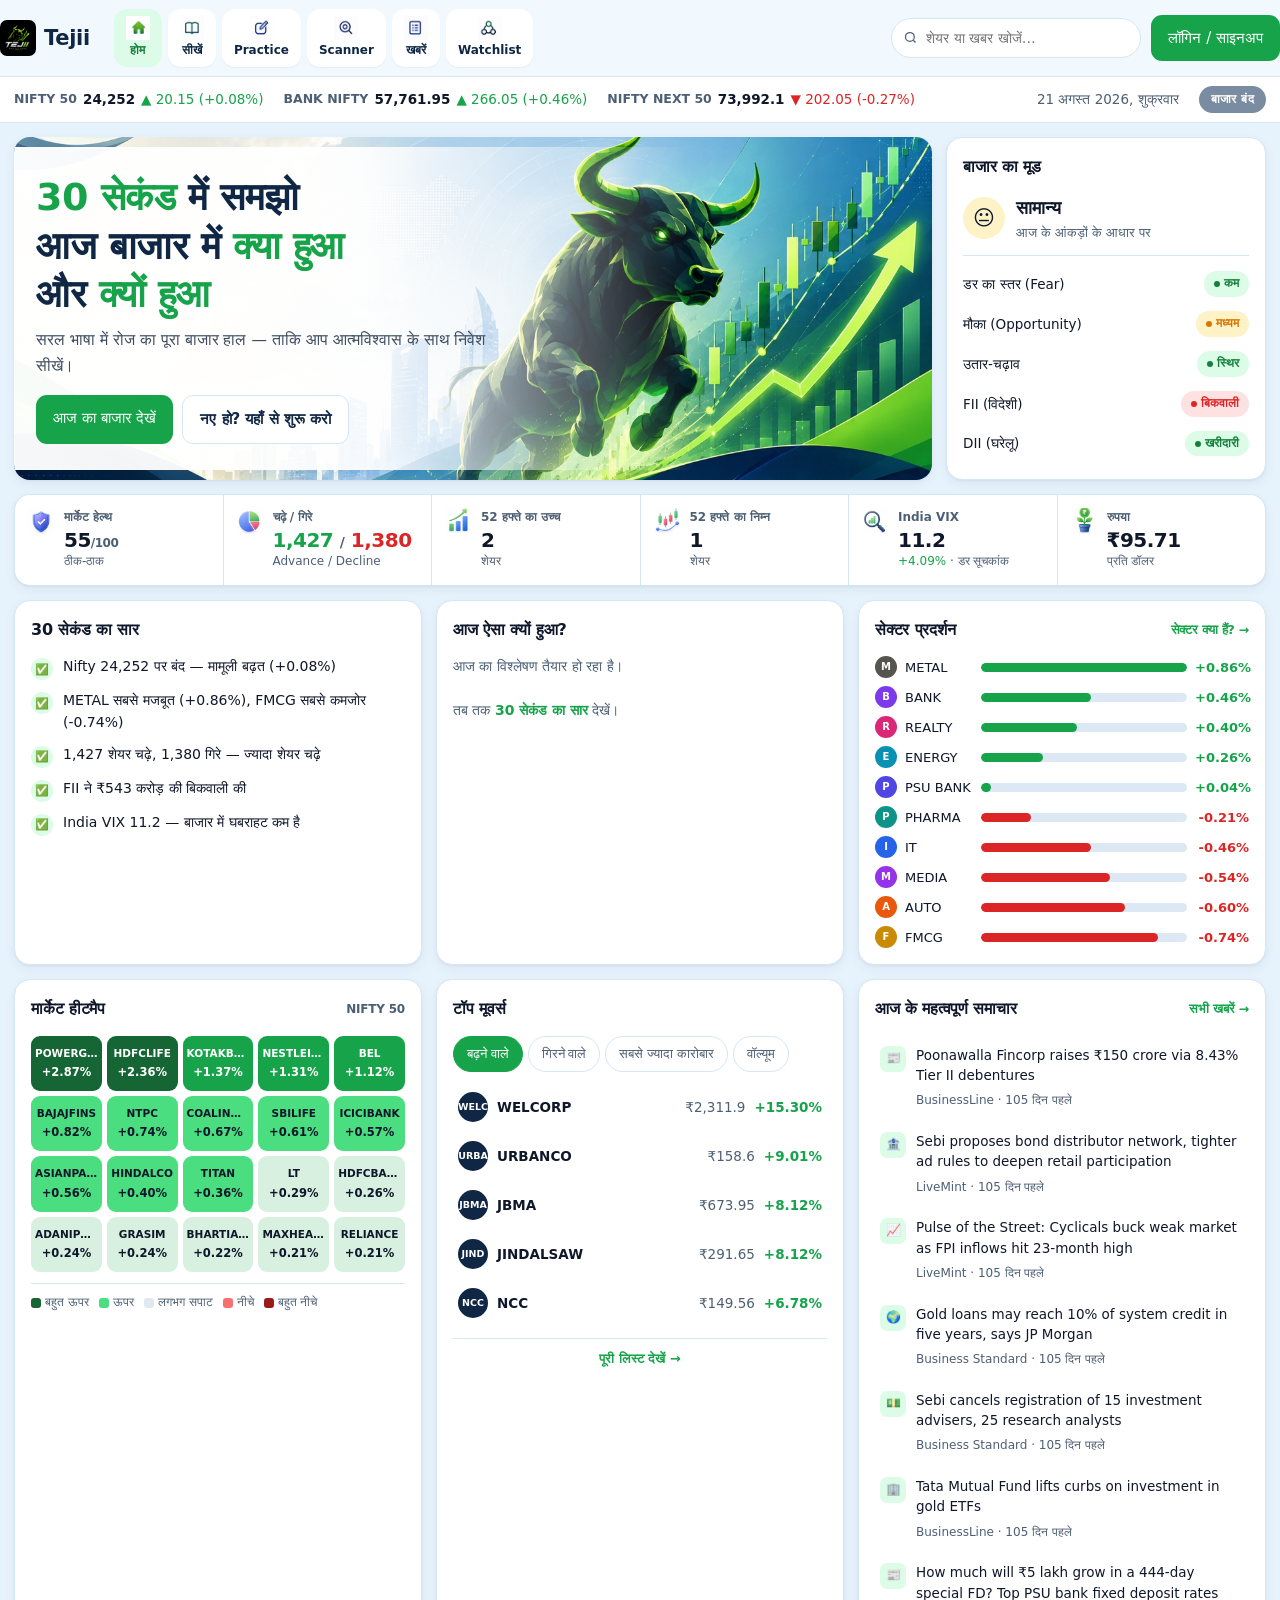
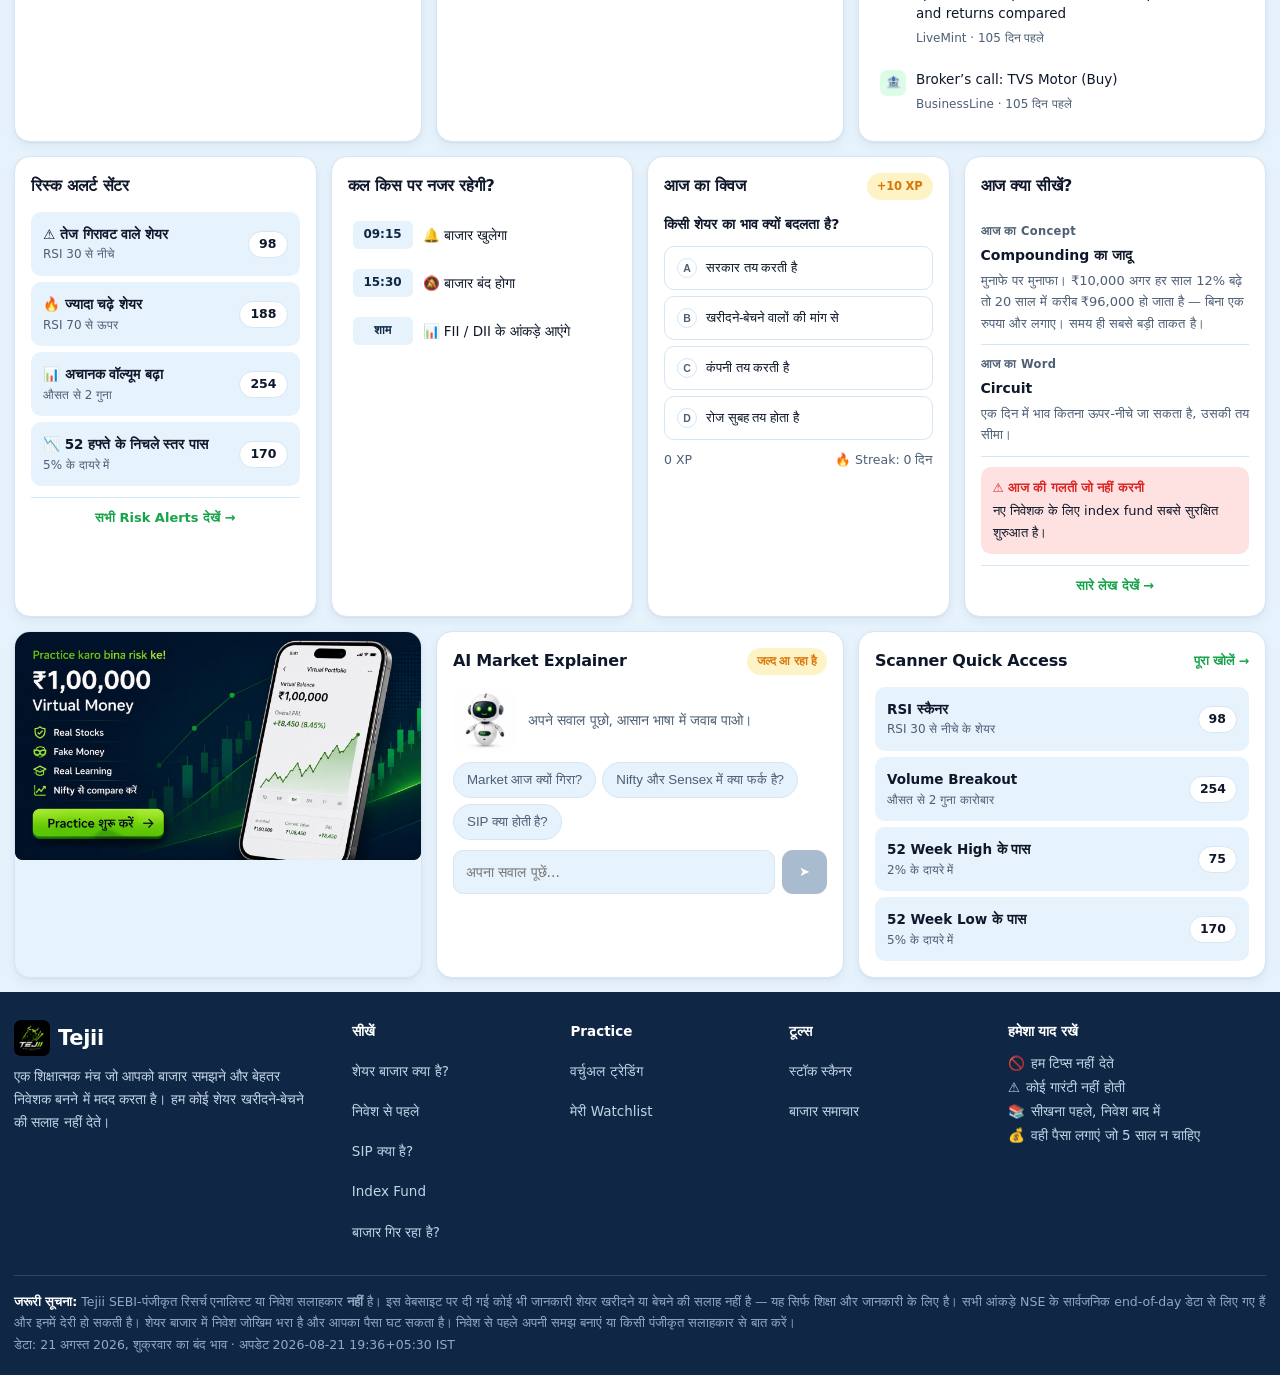
<file: index.html>
<!doctype html>
<html lang="hi">
<meta charset="utf-8">
<meta name="viewport" content="width=device-width,initial-scale=1">
<title>Tejii — 30 सेकंड में समझो आज बाजार में क्या हुआ</title>
<meta name="description" content="रोज का बाजार हाल सरल हिंदी में। कौन सा सेक्टर चढ़ा, कौन सा गिरा, और क्यों — नए निवेशकों के लिए।">
<link rel="icon" href="img/logo.png">
<link rel="stylesheet" href="style.css">
<style>
  /* ---------- ticker ---------- */
  .tick{background:#fff;border-bottom:1px solid var(--line);overflow-x:auto}
  .tick::-webkit-scrollbar{display:none}
  .tickrow{display:flex;align-items:center;gap:20px;padding:9px 14px;white-space:nowrap;
    max-width:1600px;margin:0 auto;font-size:13.5px}
  .ti{display:flex;align-items:center;gap:6px}
  .ti .nm{color:var(--mut);font-weight:700;font-size:12.5px}
  .ti .vl{font-weight:800}
  .pill{background:var(--green);color:#fff;padding:4px 12px;border-radius:99px;
    font-size:11.5px;font-weight:800;letter-spacing:.4px}
  .pill.shut{background:#7a8ca1}

  /* ---------- hero ---------- */
  .hero{display:grid;gap:14px;padding:14px 0}
  @media(min-width:980px){ .hero{grid-template-columns:1fr 320px} }
  @media(min-width:1400px){ .hero{grid-template-columns:1fr 360px} }
  .heroart{position:relative;border-radius:var(--r);overflow:hidden;background:#eaf3fb;
    box-shadow:var(--shadow);min-height:250px;display:flex;align-items:center}
  .heroart img{position:absolute;inset:0;width:100%;height:100%;object-fit:cover;object-position:70% center}
  .heroart .txt{position:relative;padding:26px 22px;width:100%;
    background:linear-gradient(90deg,rgba(255,255,255,.97) 0%,rgba(255,255,255,.93) 38%,rgba(255,255,255,0) 74%)}
  .heroart h1{font-size:clamp(22px,3.6vw,38px);line-height:1.28;color:var(--navy);
    font-weight:800;max-width:58%;letter-spacing:-.5px}
  .heroart h1 em{font-style:normal;color:var(--green)}
  .heroart p{margin:9px 0 16px;font-size:clamp(13px,1.4vw,15.5px);color:#3d4c60;max-width:52%}
  .cta{display:flex;gap:9px;flex-wrap:wrap}
  @media(max-width:700px){
    .heroart{min-height:0;display:block}
    .heroart img{position:relative;height:auto;aspect-ratio:5/4;object-position:64% center}
    .heroart .txt{position:absolute;inset:0;padding:17px 15px;
      background:linear-gradient(180deg,rgba(255,255,255,.97) 0%,rgba(255,255,255,.93) 46%,
        rgba(255,255,255,.28) 74%,rgba(255,255,255,0) 100%)}
    .heroart h1,.heroart p{max-width:100%}
    .heroart p{margin:7px 0 12px}
  }

  .mood{display:flex;align-items:center;gap:11px;padding-bottom:12px;border-bottom:1px solid var(--line);
    margin-bottom:8px}
  .mood .dot{width:42px;height:42px;border-radius:50%;display:grid;place-items:center;font-size:21px}
  .mood b{font-size:18px;font-weight:800}
  .mrow{display:flex;justify-content:space-between;align-items:center;padding:7px 0;font-size:13.5px}
  .tag i{width:6px;height:6px;border-radius:50%;background:currentColor;display:inline-block}

  /* stats */
  .stats{display:grid;grid-template-columns:repeat(2,1fr);gap:1px;background:var(--line);
    border:1px solid var(--line);border-radius:var(--r);overflow:hidden;margin-bottom:14px;
    box-shadow:var(--shadow)}
  .stat{background:#fff;padding:13px;display:flex;gap:10px;align-items:flex-start}
  /* stat icon sprite — 7 icons across img/stats.png */
  .stat .ic{width:26px;height:26px;flex-shrink:0;background-image:url(img/stats.png);
    background-size:192px 96px;background-repeat:no-repeat;background-position:-3.8px -34.7px}
  .stat .ic.s1{background-position:-34.7px -34.7px}
  .stat .ic.s2{background-position:-62.3px -34.7px}
  .stat .ic.s3{background-position:-91px -34.7px}
  .stat .ic.s4{background-position:-114.8px -34.7px}
  .stat .ic.s5{background-position:-139.7px -34.7px}
  .stat .k{font-size:12px;color:var(--mut);font-weight:700;margin-bottom:1px}
  .stat .v{font-size:20px;font-weight:800;line-height:1.15;letter-spacing:-.5px}
  .stat .s{font-size:12px;color:var(--mut)}
  .stat .v small{font-size:12px;color:var(--mut);font-weight:600}
  @media(min-width:640px){ .stats{grid-template-columns:repeat(3,1fr)} }
  @media(min-width:1060px){ .stats{grid-template-columns:repeat(6,1fr)} }

  .bul{display:grid;gap:10px}
  .bul li{display:flex;gap:10px;font-size:14px;line-height:1.55}
  .bul .ic{flex-shrink:0;width:22px;height:22px;border-radius:50%;font-size:11px;
    display:grid;place-items:center;margin-top:2px;background:var(--green-l)}

  .sec{display:grid;gap:8px}
  .secrow{display:grid;grid-template-columns:22px 68px 1fr 54px;align-items:center;gap:8px;font-size:13px}
  .secrow .sic{width:22px;height:22px;border-radius:50%;display:grid;place-items:center;
    font-size:10px;font-weight:800;color:#fff}
  .bar{height:9px;background:#dce9f4;border-radius:99px;overflow:hidden}
  .bar span{display:block;height:100%;border-radius:99px}
  .secrow b{text-align:right;font-weight:800}

  .heat{display:grid;grid-template-columns:repeat(3,1fr);gap:5px}
  .heat div{border-radius:9px;padding:9px 4px;text-align:center;font-size:10.5px;font-weight:700;
    overflow:hidden;text-overflow:ellipsis}
  .heat div s{display:block;font-size:11.5px;font-weight:800;text-decoration:none;margin-top:1px}
  @media(min-width:430px){ .heat{grid-template-columns:repeat(5,1fr)} }
  .legend{display:flex;flex-wrap:wrap;gap:10px;margin-top:11px;padding-top:9px;
    border-top:1px solid var(--line);font-size:12px;color:var(--mut)}
  .legend span{display:flex;align-items:center;gap:4px}
  .legend i{width:10px;height:10px;border-radius:3px;display:inline-block}

  .tabs{display:flex;gap:5px;margin-bottom:11px;overflow-x:auto}
  .tabs::-webkit-scrollbar{display:none}
  .tabs button{border:1px solid var(--line);background:#fff;border-radius:99px;padding:8px 13px;
    font:700 12.5px/1 inherit;cursor:pointer;white-space:nowrap;color:var(--mut);min-height:36px}
  .tabs button.on{background:var(--green);color:#fff;border-color:var(--green)}
  .mv{display:grid;gap:1px}
  .mv a{display:grid;grid-template-columns:30px 1fr auto auto;gap:9px;align-items:center;
    padding:9px 5px;border-radius:9px;font-size:13.5px;min-height:44px}
  .mv a:hover{background:var(--bg)}
  .mv .av{width:30px;height:30px;border-radius:50%;display:grid;place-items:center;
    font-size:9.5px;font-weight:800;color:#fff;background:var(--navy)}
  .mv b{font-weight:700} .mv .p{font-weight:800;min-width:58px;text-align:right}

  .news{display:grid;gap:1px}
  .news a{display:flex;gap:10px;padding:9px 5px;border-radius:9px;min-height:44px}
  .news a:hover{background:var(--bg)}
  .news .ic{width:26px;height:26px;border-radius:7px;background:var(--green-l);display:grid;
    place-items:center;font-size:12px;flex-shrink:0;margin-top:1px}
  .news p{font-size:13.5px;line-height:1.5;margin-bottom:2px}
  .news small{color:var(--mut);font-size:12px}

  .cal{display:grid;gap:2px}
  .cal li{display:grid;grid-template-columns:60px 1fr;gap:10px;align-items:center;
    padding:9px 5px;border-radius:8px;font-size:13.5px;min-height:40px}
  .cal .t{font-weight:800;font-size:12px;color:var(--navy);background:var(--bg);
    border-radius:6px;padding:4px 5px;text-align:center}

  .xp{background:var(--amber-l);color:var(--amber);font-size:11.5px;font-weight:800;
    padding:4px 10px;border-radius:99px}
  .opt{display:grid;gap:6px;margin:10px 0}
  .opt button{text-align:left;border:1px solid var(--line);background:#fff;border-radius:10px;
    padding:11px 12px;font:600 13.5px/1.45 inherit;cursor:pointer;color:inherit;
    display:flex;align-items:center;gap:9px;min-height:44px}
  .opt button:hover:not(:disabled){border-color:var(--green);background:#f7fdfa}
  .opt button em{font-style:normal;width:20px;height:20px;border-radius:50%;border:1.5px solid var(--line);
    flex-shrink:0;display:grid;place-items:center;font-size:10.5px;font-weight:800;color:var(--mut)}
  .opt button.ok{background:var(--green-l);border-color:var(--green);color:var(--green-d);font-weight:800}
  .opt button.ok em{background:var(--green);border-color:var(--green);color:#fff}
  .opt button.no{background:var(--red-l);border-color:var(--red);color:var(--red)}
  .opt button.no em{background:var(--red);border-color:var(--red);color:#fff}
  .qfoot{display:flex;justify-content:space-between;align-items:center;font-size:12.5px;color:var(--mut)}
  .why{font-size:13.5px;color:var(--mut);margin:9px 0;padding-top:9px;border-top:1px solid var(--line)}

  .lb{padding:10px 0;border-bottom:1px solid var(--line)}
  .lb:last-child{border:0;padding-bottom:0}
  .lb .k{font-size:11.5px;font-weight:800;color:var(--mut);letter-spacing:.3px;margin-bottom:2px}
  .lb b{font-size:14px}
  .lb p{font-size:13px;color:var(--mut);margin-top:2px}
  .warn{background:var(--red-l);border-radius:10px;padding:11px 12px;font-size:13px;margin-top:10px}
  .warn b{color:var(--red);font-size:12.5px;display:block;margin-bottom:2px}

  .banner{display:block;border-radius:var(--r);overflow:hidden;box-shadow:var(--shadow);
    border:1px solid var(--line)}
  .banner img{width:100%;display:block}
  .chips{display:flex;flex-wrap:wrap;gap:6px;margin:10px 0}
  .chips button{border:1px solid var(--line);background:var(--bg);border-radius:99px;padding:9px 13px;
    font:600 12.5px/1 inherit;color:var(--mut);cursor:not-allowed;min-height:36px}
  .askbox{display:flex;gap:7px}
  .askbox input{flex:1;border:1px solid var(--line);border-radius:10px;padding:10px 12px;
    font:inherit;font-size:13.5px;background:var(--bg);min-height:40px}
  .sq{display:grid;gap:6px}
  .sq a{display:flex;justify-content:space-between;align-items:center;gap:9px;padding:11px 12px;
    background:var(--bg);border-radius:10px;font-size:13.5px;font-weight:700;min-height:44px}
  .sq a:hover{background:var(--green-l);color:var(--green-d)}
  .sq small{display:block;font-weight:500;color:var(--mut);font-size:12px}
  .sq b{background:#fff;border:1px solid var(--line);border-radius:99px;padding:2px 10px;
    font-size:12.5px;flex-shrink:0}
</style>

<body data-page="home">
<div class="tick"><div class="tickrow" id="tick"><span class="mut">लोड हो रहा है…</span></div></div>

<main class="wrap" id="main">

  <section class="hero">
    <div class="heroart">
      <img src="img/header.jpg" alt="">
      <div class="txt">
        <h1><em>30 सेकंड</em> में समझो<br>आज बाजार में <em>क्या हुआ</em><br>और <em>क्यों हुआ</em></h1>
        <p>सरल भाषा में रोज का पूरा बाजार हाल — ताकि आप आत्मविश्वास के साथ निवेश सीखें।</p>
        <div class="cta">
          <a class="btn" href="#saar">आज का बाजार देखें</a>
          <a class="btn ghost" href="seekhein.html">नए हो? यहाँ से शुरू करो</a>
        </div>
      </div>
    </div>
    <div class="card" id="mood"><div class="mut">लोड हो रहा है…</div></div>
  </section>

  <div class="stats" id="stats"></div>

  <div class="grid g3" id="saar">
    <div class="card"><h2>30 सेकंड का सार</h2><ul class="bul" id="summary"></ul></div>
    <div class="card"><h2>आज ऐसा क्यों हुआ?</h2><ul class="bul" id="why"></ul></div>
    <div class="card">
      <h2>सेक्टर प्रदर्शन <a class="lnk" href="seekhein.html#sector-kya-hote-hain">सेक्टर क्या हैं? →</a></h2>
      <div class="sec" id="sectors"></div>
    </div>
  </div>

  <div class="grid g3">
    <div class="card">
      <h2>मार्केट हीटमैप <span class="sub">NIFTY 50</span></h2>
      <div class="heat" id="heat"></div>
      <div class="legend">
        <span><i style="background:#166534"></i>बहुत ऊपर</span>
        <span><i style="background:#4ade80"></i>ऊपर</span>
        <span><i style="background:#e2e8f0"></i>लगभग सपाट</span>
        <span><i style="background:#f87171"></i>नीचे</span>
        <span><i style="background:#991b1b"></i>बहुत नीचे</span>
      </div>
    </div>
    <div class="card">
      <h2>टॉप मूवर्स</h2>
      <div class="tabs" id="mvtabs">
        <button data-k="gainers" class="on">बढ़ने वाले</button>
        <button data-k="losers">गिरने वाले</button>
        <button data-k="active">सबसे ज्यादा कारोबार</button>
        <button data-k="volume">वॉल्यूम</button>
      </div>
      <div class="mv" id="movers"></div>
      <a class="more" href="scanner.html">पूरी लिस्ट देखें →</a>
    </div>
    <div class="card">
      <h2>आज के महत्वपूर्ण समाचार <a class="lnk" href="khabrein.html">सभी खबरें →</a></h2>
      <div class="news" id="news"></div>
    </div>
  </div>

  <div class="grid g4">
    <div class="card">
      <h2>रिस्क अलर्ट सेंटर</h2>
      <div class="sq" id="risk"></div>
      <a class="more" href="scanner.html">सभी Risk Alerts देखें →</a>
    </div>
    <div class="card">
      <h2>कल किस पर नजर रहेगी?</h2>
      <ul class="cal" id="cal"></ul>
    </div>
    <div class="card">
      <h2>आज का क्विज <span class="xp">+10 XP</span></h2>
      <div id="quiz"></div>
    </div>
    <div class="card">
      <h2>आज क्या सीखें?</h2>
      <div id="learn"></div>
      <a class="more" href="seekhein.html">सारे लेख देखें →</a>
    </div>
  </div>

  <div class="grid g3">
    <a class="banner" href="practice.html"><img src="img/banner1.jpg"
      alt="₹1,00,000 वर्चुअल पैसों से बिना जोखिम प्रैक्टिस करें"></a>
    <div class="card">
      <h2>AI Market Explainer <span class="xp">जल्द आ रहा है</span></h2>
      <div style="display:flex;gap:11px;align-items:center">
        <img src="img/robot.jpg" alt="" style="width:64px;height:64px;border-radius:12px;object-fit:cover;flex-shrink:0">
        <p style="font-size:13.5px;color:var(--mut)">अपने सवाल पूछो, आसान भाषा में जवाब पाओ।</p>
      </div>
      <div class="chips">
        <button disabled>Market आज क्यों गिरा?</button>
        <button disabled>Nifty और Sensex में क्या फर्क है?</button>
        <button disabled>SIP क्या होती है?</button>
      </div>
      <div class="askbox">
        <input placeholder="अपना सवाल पूछें…" disabled aria-label="सवाल पूछें">
        <button class="btn" disabled style="background:#a9bccf">➤</button>
      </div>
    </div>
    <div class="card">
      <h2>Scanner Quick Access <a class="lnk" href="scanner.html">पूरा खोलें →</a></h2>
      <div class="sq" id="scans"></div>
    </div>
  </div>
</main>

<script src="app.js"></script>
<script>
const HI = ['#166534', '#16a34a', '#4ade80', '#d8f0e0'];
const LO = ['#fee2e2', '#f87171', '#dc2626', '#991b1b'];
const SEC_COLOR = {IT:'#2563eb', BANK:'#7c3aed', PHARMA:'#0d9488', FMCG:'#ca8a04', AUTO:'#ea580c',
  REALTY:'#db2777', METAL:'#57534e', ENERGY:'#0891b2', MEDIA:'#9333ea', 'PSU BANK':'#4f46e5'};

homeData().then(render).catch(e => {
  $('#tick').innerHTML = '<span class="mut">डेटा लोड नहीं हो सका</span>'; console.error(e);
});

function render(d) {
  const t = $('#tick'); t.innerHTML = '';
  d.headline.forEach(r => t.insertAdjacentHTML('beforeend',
    `<span class="ti"><span class="nm">${r.name}</span><span class="vl num">${inr(r.close)}</span>
     <span class="num ${sign(r.pct)}">${arrow(r.pct)} ${inr(Math.abs(r.chg))} (${pc(r.pct)})</span></span>`));
  t.insertAdjacentHTML('beforeend',
    `<span class="ti mut" style="margin-left:auto">${hindiDate(d.date)}</span>
     <span class="pill ${d.market_open ? '' : 'shut'}">${d.market_open ? 'बाजार खुला' : 'बाजार बंद'}</span>`);

  const M = {POSITIVE:['सकारात्मक','😀','g'], NEUTRAL:['सामान्य','😐','a'], NEGATIVE:['कमजोर','😟','r']}[d.health.mood];
  const L = {LOW:['कम','g'], MEDIUM:['मध्यम','a'], HIGH:['ज्यादा','r']};
  const rows = [];
  if (d.vix.level) rows.push(['डर का स्तर (Fear)', L[d.vix.level]]);
  rows.push(['मौका (Opportunity)', d.health.score >= 60 ? ['ज्यादा','g'] : d.health.score >= 40 ? ['मध्यम','a'] : ['कम','r']]);
  if (d.vix.value != null) rows.push(['उतार-चढ़ाव', d.vix.value < 14 ? ['स्थिर','g'] : ['तेज','a']]);
  if (d.fii_dii?.fii) rows.push(['FII (विदेशी)', d.fii_dii.fii.net >= 0 ? ['खरीदारी','g'] : ['बिकवाली','r']]);
  if (d.fii_dii?.dii) rows.push(['DII (घरेलू)', d.fii_dii.dii.net >= 0 ? ['खरीदारी','g'] : ['बिकवाली','r']]);
  $('#mood').innerHTML = `<h2>बाजार का मूड</h2>
    <div class="mood"><div class="dot" style="background:var(--${M[2]==='g'?'green-l':M[2]==='r'?'red-l':'amber-l'})">${M[1]}</div>
      <div><b>${M[0]}</b><div class="mut" style="font-size:12.5px">आज के आंकड़ों के आधार पर</div></div></div>
    ${rows.map(([k, v]) => `<div class="mrow"><span>${k}</span><span class="tag ${v[1]}"><i></i>${v[0]}</span></div>`).join('')}`;

  const b = d.breadth, ex = d.extremes || {};
  $('#stats').innerHTML = [
    ['s5','मार्केट हेल्थ', `${d.health.score}<small>/100</small>`, healthWord(d.health.score)],
    ['s1','चढ़े / गिरे', `<span class="up">${inr(b.advance)}</span> <span class="mut" style="font-size:14px">/</span> <span class="dn">${inr(b.decline)}</span>`, 'Advance / Decline'],
    ['s2','52 हफ्ते का उच्च', ex.high != null ? inr(ex.high) : '—', 'शेयर'],
    ['',  '52 हफ्ते का निम्न', ex.low != null ? inr(ex.low) : '—', 'शेयर'],
    ['s3','India VIX', d.vix.value ?? '—',
      d.vix.pct != null ? `<span class="${sign(d.vix.pct)}">${pc(d.vix.pct)}</span> · डर सूचकांक` : 'डर सूचकांक'],
    ['s4','रुपया', d.usdinr ? '₹' + d.usdinr.rate : '—', 'प्रति डॉलर'],
  ].map(([ic, k, v, s]) => `<div class="stat"><span class="ic ${ic}"></span>
    <div><div class="k">${k}</div><div class="v num">${v}</div><div class="s">${s}</div></div></div>`).join('');

  $('#summary').innerHTML = d.summary.map(s => `<li><span class="ic">✅</span><span>${esc(s)}</span></li>`).join('');
  const WICON = ['🌍','🏦','💵','🛢️','📊','📈'];
  $('#why').innerHTML = (d.why?.length)
    ? d.why.map((s, i) => `<li><span class="ic" style="background:var(--amber-l)">${WICON[i % WICON.length]}</span><span>${esc(s)}</span></li>`).join('')
    : `<li style="display:block;color:var(--mut)">आज का विश्लेषण तैयार हो रहा है।
       <br><br>तब तक <a href="#saar" style="color:var(--green);font-weight:700">30 सेकंड का सार</a> देखें।</li>`;

  const mx = Math.max(...d.sectors.map(s => Math.abs(s.pct)), 0.5);
  $('#sectors').innerHTML = d.sectors.map(s =>
    `<div class="secrow"><span class="sic" style="background:${SEC_COLOR[s.name] || '#4d5f75'}">${s.name[0]}</span>
      <span>${s.name}</span>
      <div class="bar"><span style="width:${Math.abs(s.pct)/mx*100}%;background:${s.pct>=0?'var(--green)':'var(--red)'}"></span></div>
      <b class="num ${sign(s.pct)}">${pc(s.pct)}</b></div>`).join('');

  $('#heat').innerHTML = d.heatmap.slice(0, 20).map(s => {
    const a = Math.abs(s.pct), i = a > 2 ? 0 : a > 1 ? 1 : a > 0.3 ? 2 : 3;
    const bg = s.pct >= 0 ? HI[i] : LO[3 - i], pale = i >= 2;
    return `<div style="background:${bg};color:${pale ? '#0f172a' : '#fff'}" title="${esc(s.sym)} ${pc(s.pct)}"
      >${esc(s.sym.slice(0, 9))}<s>${pc(s.pct)}</s></div>`;
  }).join('');

  const drawMv = k => {
    $('#movers').innerHTML = d.movers[k].map(m =>
      `<a href="watchlist.html"><span class="av">${esc(m.sym.slice(0, 4))}</span><b>${esc(m.sym)}</b>
       <span class="num mut">₹${inr(m.close)}</span>
       <span class="num p ${sign(m.pct)}">${pc(m.pct)}</span></a>`).join('');
    $$('#mvtabs button').forEach(x => x.classList.toggle('on', x.dataset.k === k));
  };
  $$('#mvtabs button').forEach(x => x.onclick = () => drawMv(x.dataset.k));
  drawMv('gainers');

  const NIC = ['📰','🏦','📈','🌍','💵','🏢'];
  $('#news').innerHTML = d.news.map((n, i) =>
    `<a href="${encodeURI(n.link)}" target="_blank" rel="noopener nofollow">
      <span class="ic">${NIC[i % NIC.length]}</span>
      <span><p>${esc(n.title)}</p><small>${esc(n.src)}${n.ts ? ' · ' + ago(n.ts) : ''}</small></span></a>`).join('');

  const CIC = {open:'🔔', close:'🔕', data:'📊', event:'📌'};
  $('#cal').innerHTML = (d.calendar || []).map(e =>
    `<li><span class="t">${esc(e.at)}</span><span>${CIC[e.kind] || '📌'} ${esc(e.what)}</span></li>`).join('');

  const sc = ex.scans || {};
  $('#risk').innerHTML = [
    ['⚠️','तेज गिरावट वाले शेयर', sc.rsi_low, 'RSI 30 से नीचे'],
    ['🔥','ज्यादा चढ़े शेयर', sc.rsi_high, 'RSI 70 से ऊपर'],
    ['📊','अचानक वॉल्यूम बढ़ा', sc.vol_burst, 'औसत से 2 गुना'],
    ['📉','52 हफ्ते के निचले स्तर पास', sc.near_low, '5% के दायरे में'],
  ].filter(r => r[2] != null).map(([ic, k, v, s]) =>
    `<a href="scanner.html"><span>${ic} ${k}<small>${s}</small></span><b>${v}</b></a>`).join('');

  if (d.quiz) drawQuiz(d.quiz, d.date);

  const c = d.concept, w = d.word, tip = d.tip;
  $('#learn').innerHTML =
    (c ? `<div class="lb"><div class="k">आज का Concept</div><b>${esc(c.title)}</b><p>${esc(c.text)}</p></div>` : '') +
    (w ? `<div class="lb"><div class="k">आज का Word</div><b>${esc(w.word)}</b><p>${esc(w.text)}</p></div>` : '') +
    (tip ? `<div class="warn"><b>⚠ आज की गलती जो नहीं करनी</b>${esc(tip)}</div>` : '');

  $('#scans').innerHTML = [
    ['RSI स्कैनर','RSI 30 से नीचे के शेयर', sc.rsi_low],
    ['Volume Breakout','औसत से 2 गुना कारोबार', sc.vol_burst],
    ['52 Week High के पास','2% के दायरे में', sc.near_high],
    ['52 Week Low के पास','5% के दायरे में', sc.near_low],
  ].filter(r => r[2] != null).map(([k, s, v]) =>
    `<a href="scanner.html"><span>${k}<small>${s}</small></span><b>${v}</b></a>`).join('');

  stamp(d);
}

function drawQuiz(q, day) {
  const st = load(), done = st.last === day;
  $('#quiz').innerHTML = `<p style="font-size:14px;font-weight:700">${esc(q.q)}</p>
    <div class="opt">${q.options.map((o, i) =>
      `<button data-i="${i}"${done ? ' disabled' : ''}><em>${'ABCD'[i]}</em>${esc(o)}</button>`).join('')}</div>
    <div class="why"${done ? '' : ' hidden'}>${esc(q.why)}</div>
    <div class="qfoot"><span>${st.xp} XP</span><span>🔥 Streak: ${st.n} दिन</span></div>`;
  if (done) mark(q.answer, -1);
  else $$('#quiz .opt button').forEach(btn => btn.onclick = () => {
    const picked = +btn.dataset.i;
    mark(q.answer, picked);
    $('#quiz .why').hidden = false;
    save(day, picked === q.answer);
    const s2 = load();
    $('#quiz .qfoot').innerHTML = `<span>${s2.xp} XP</span><span>🔥 Streak: ${s2.n} दिन</span>`;
  });

  function mark(ans, picked) {
    $$('#quiz .opt button').forEach((b, i) => {
      b.disabled = true;
      if (i === ans) b.classList.add('ok'); else if (i === picked) b.classList.add('no');
    });
  }
  function load() {
    try { return {n: 0, xp: 0, last: '', ...JSON.parse(localStorage.tejii_quiz || '{}')}; }
    catch { return {n: 0, xp: 0, last: ''}; }
  }
  function save(today, correct) {
    const s = load(), y = new Date(today); y.setDate(y.getDate() - 1);
    s.n = s.last === y.toISOString().slice(0, 10) ? s.n + 1 : 1;
    s.last = today;
    if (correct) s.xp += 10;
    try { localStorage.tejii_quiz = JSON.stringify(s); } catch {}
  }
}

function healthWord(s) { return s >= 70 ? 'अच्छी स्थिति' : s >= 55 ? 'ठीक-ठाक' : s >= 40 ? 'सामान्य' : 'कमजोर'; }
</script>
</html>
</file>
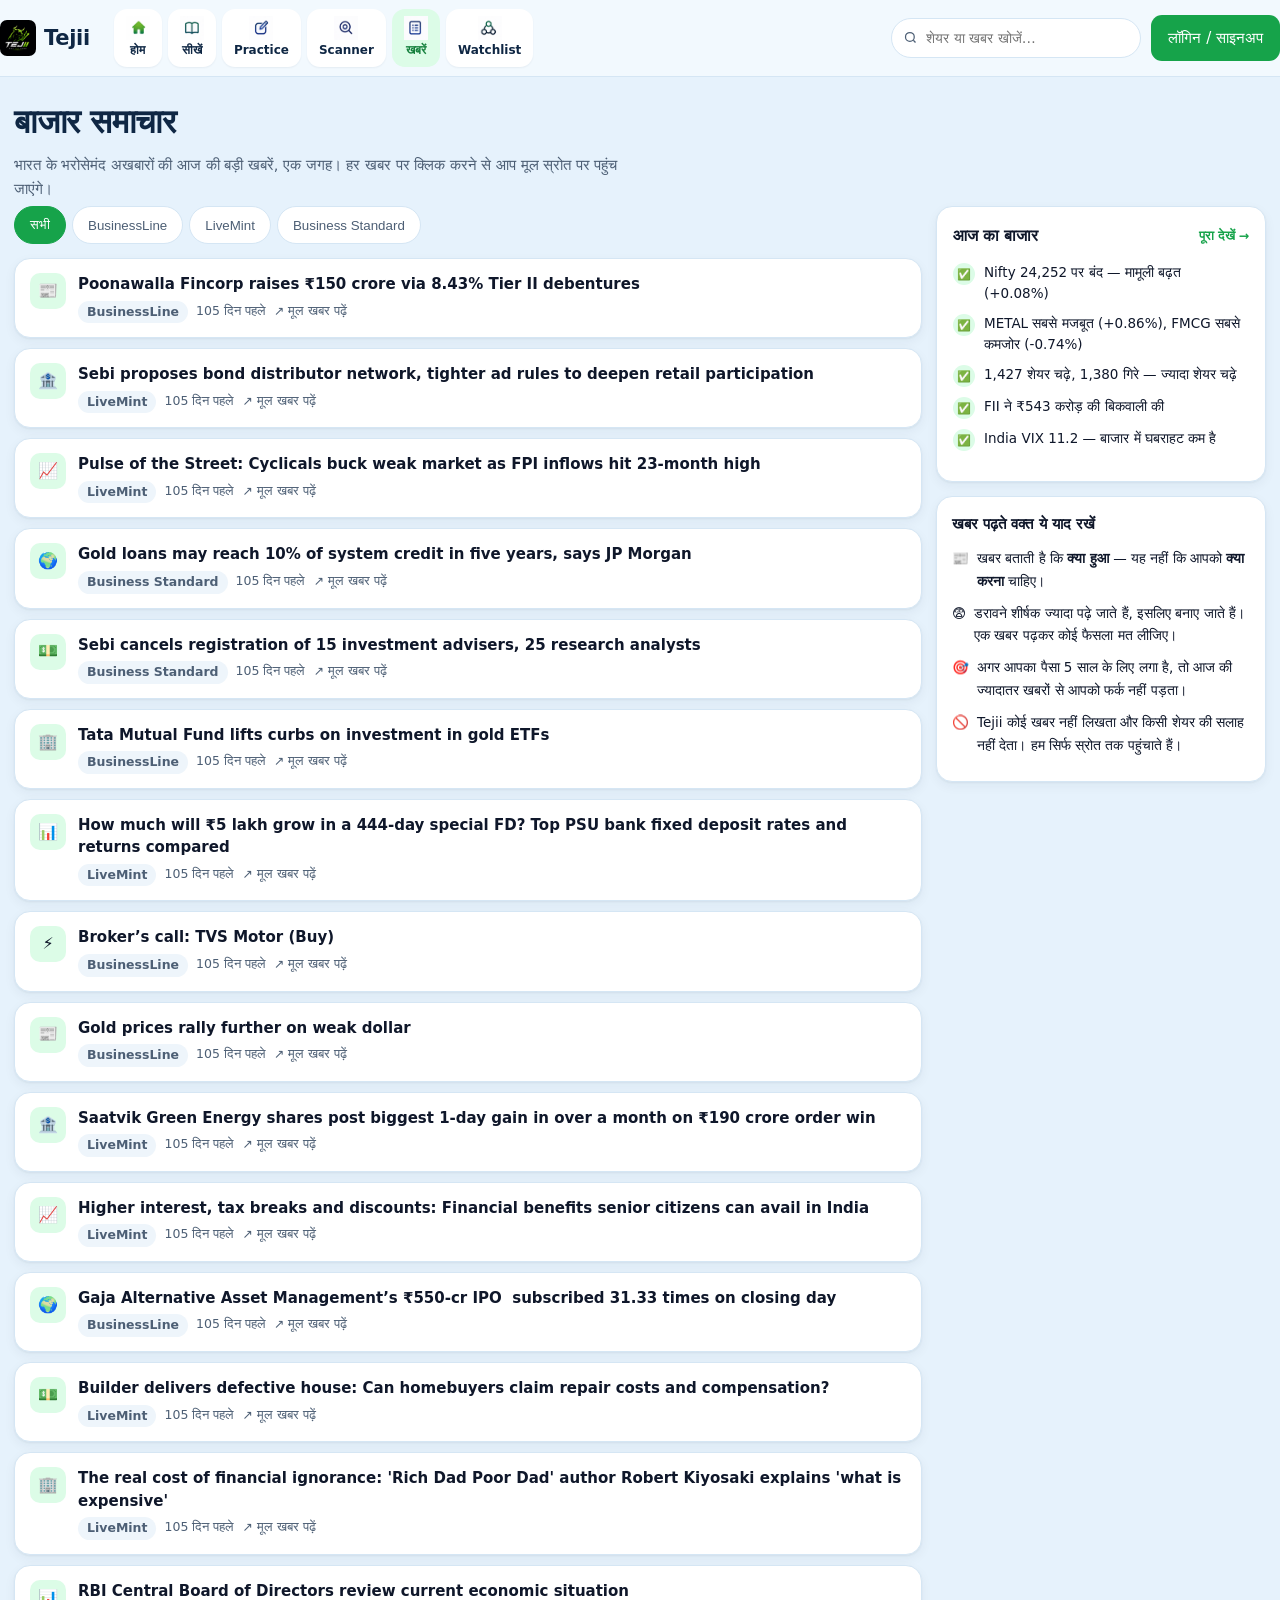
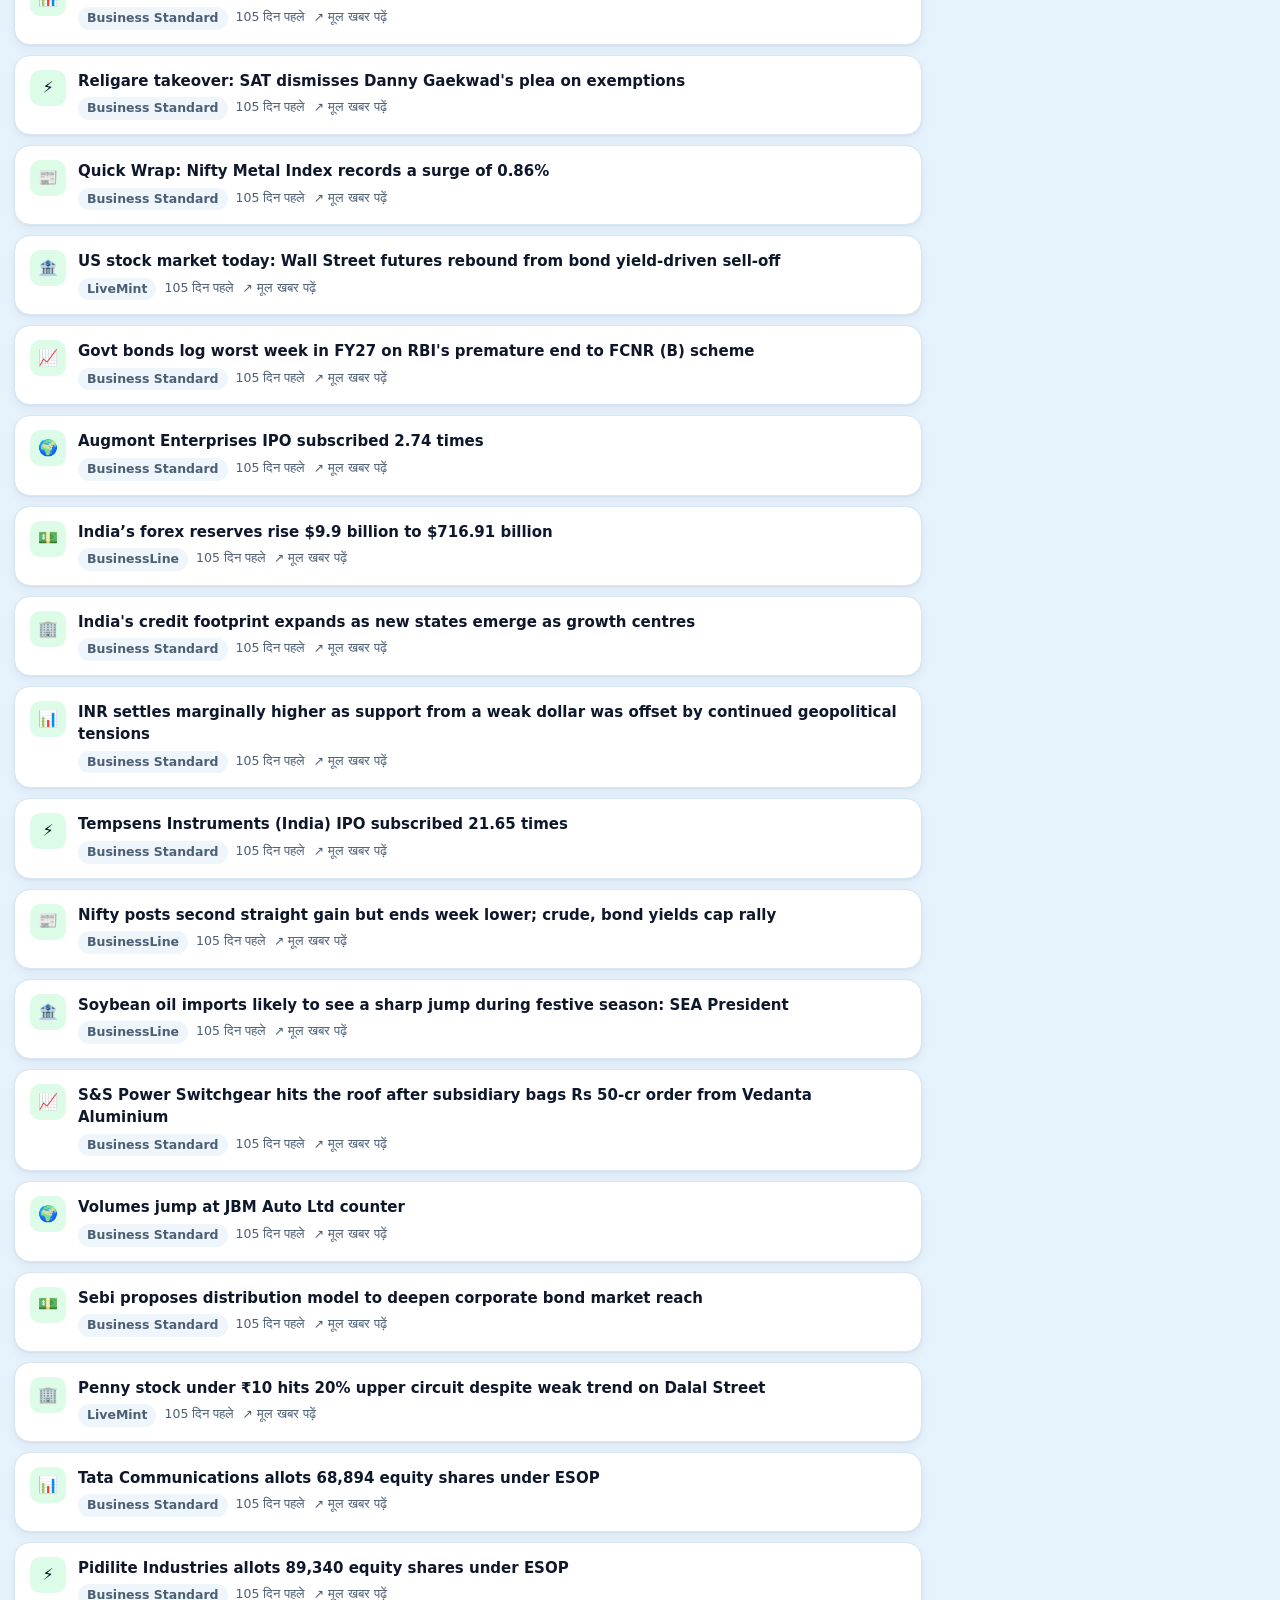
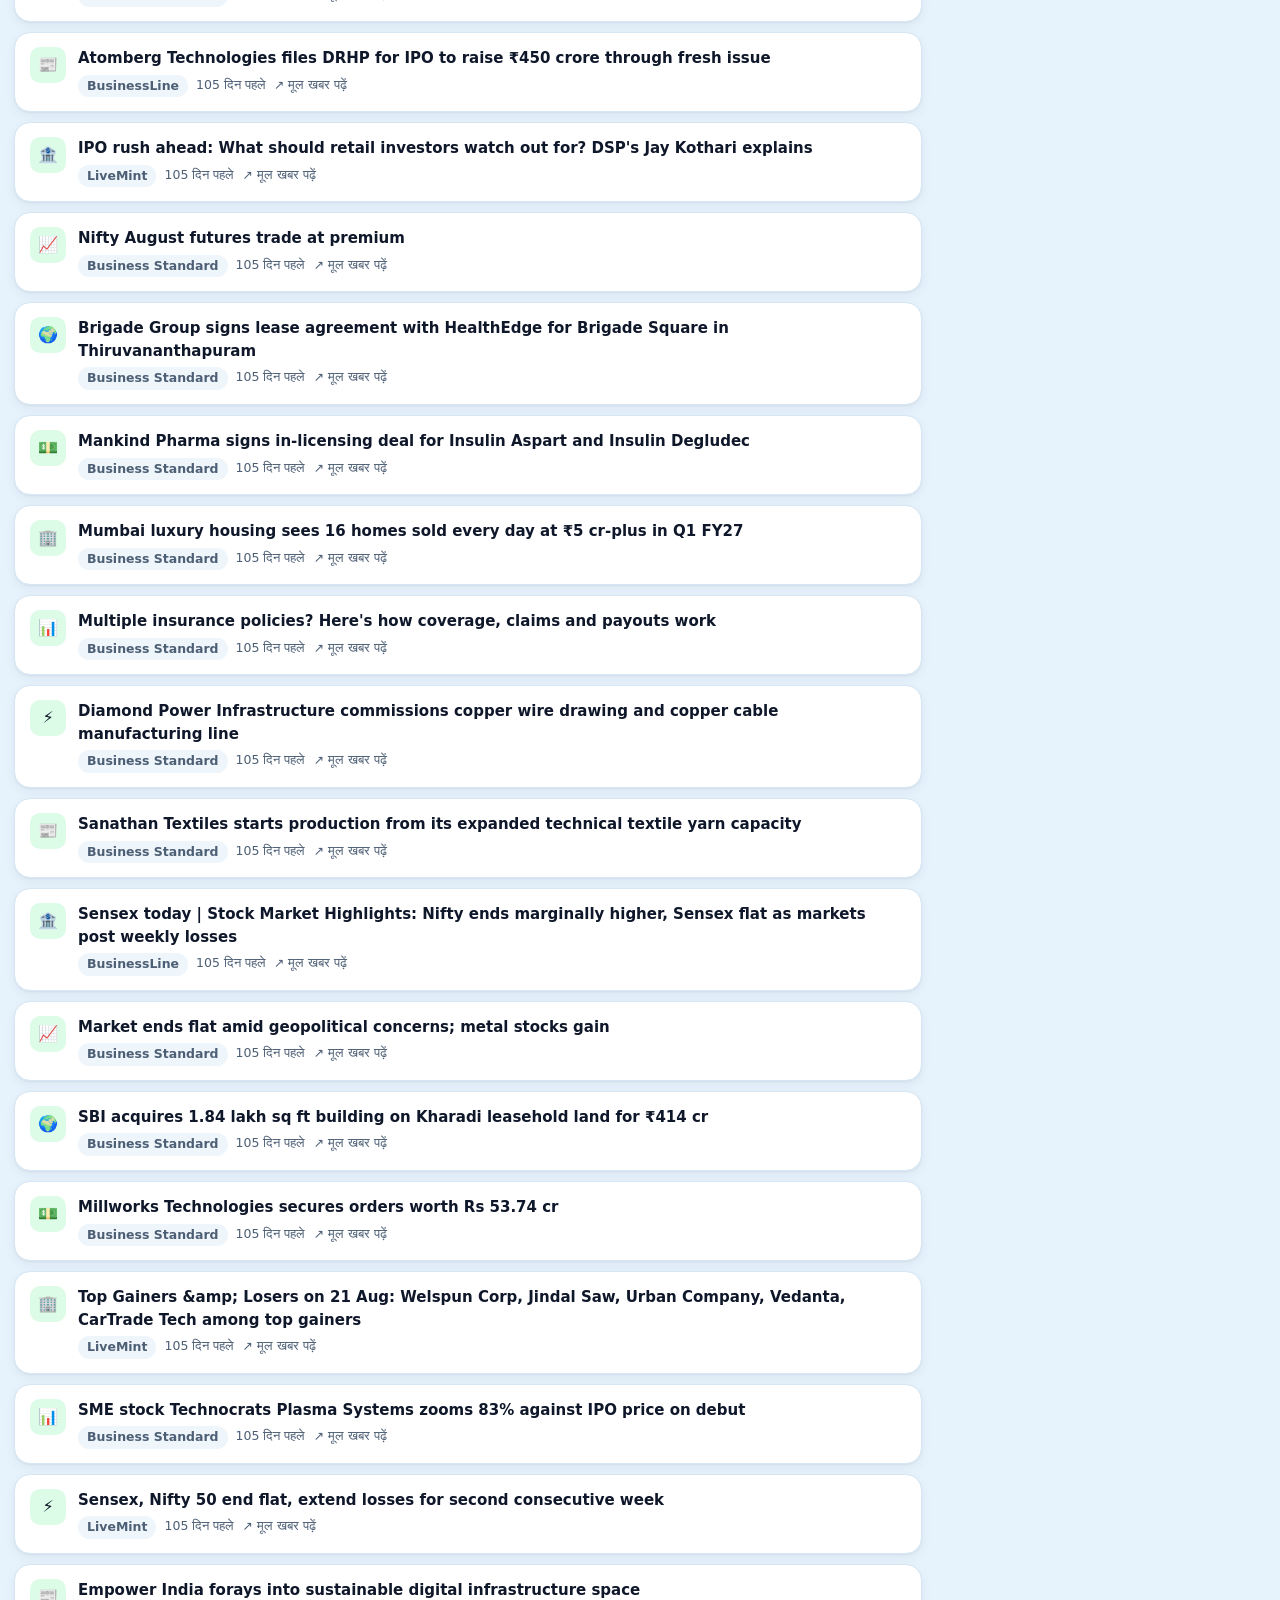
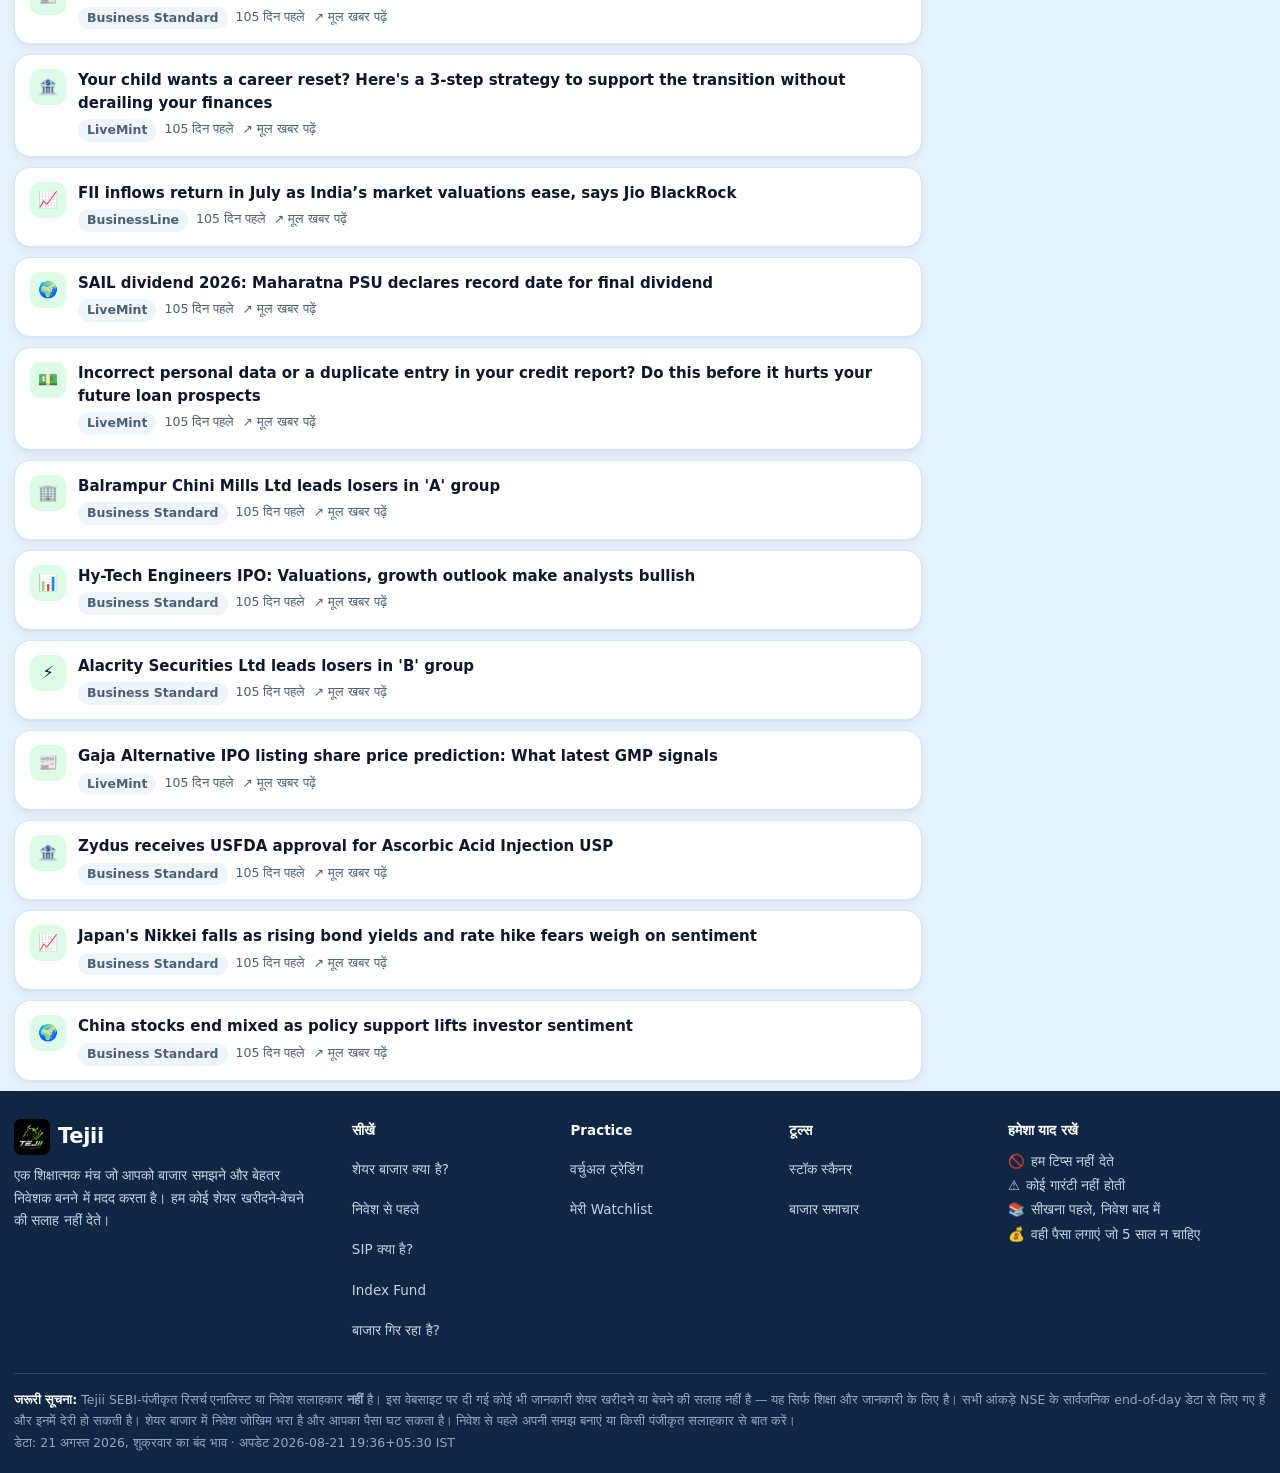
<file: khabrein.html>
<!doctype html>
<html lang="hi">
<meta charset="utf-8">
<meta name="viewport" content="width=device-width,initial-scale=1">
<title>बाजार समाचार — आज की खबरें | Tejii</title>
<meta name="description" content="भारतीय शेयर बाजार की आज की बड़ी खबरें, एक जगह। हर खबर के साथ उसका स्रोत।">
<link rel="icon" href="img/logo.png">
<link rel="stylesheet" href="style.css">
<style>
  .nlayout{display:grid;gap:14px}
  @media(min-width:1000px){ .nlayout{grid-template-columns:1fr 330px;align-items:start} }
  .filters{display:flex;gap:6px;flex-wrap:wrap;margin-bottom:14px}
  .filters button{border:1px solid var(--line);background:#fff;border-radius:99px;padding:9px 15px;
    font:700 13px/1 inherit;cursor:pointer;color:var(--mut);min-height:38px}
  .filters button.on{background:var(--green);color:#fff;border-color:var(--green)}
  .nlist{display:grid;gap:10px}
  .nitem{background:#fff;border:1px solid var(--line);border-radius:var(--r);padding:14px 15px;
    box-shadow:var(--shadow);display:flex;gap:12px;min-height:56px}
  .nitem:hover{border-color:var(--green)}
  .nitem .ic{width:36px;height:36px;border-radius:10px;background:var(--green-l);display:grid;
    place-items:center;font-size:16px;flex-shrink:0}
  .nitem h3{font-size:15px;font-weight:700;line-height:1.5}
  .nitem .meta{font-size:12.5px;color:var(--mut);margin-top:5px;display:flex;gap:8px;flex-wrap:wrap}
  .src{background:#eef5fb;border-radius:99px;padding:1px 9px;font-weight:700}
  .note{background:#fff;border:1px solid var(--line);border-radius:var(--r);padding:15px;
    box-shadow:var(--shadow);font-size:13.5px;line-height:1.7}
  .note h2{font-size:15px;font-weight:800;margin-bottom:9px}
  .note li{display:flex;gap:8px;margin-bottom:9px}
  .sum{display:grid;gap:9px;margin-bottom:14px}
  .sum li{display:flex;gap:9px;font-size:13.5px;line-height:1.55}
  .sum .ic{flex-shrink:0;width:22px;height:22px;border-radius:50%;background:var(--green-l);
    display:grid;place-items:center;font-size:11px;margin-top:1px}
</style>

<body data-page="khabrein">
<main class="wrap" id="main">
  <div class="phead">
    <h1>बाजार समाचार</h1>
    <p>भारत के भरोसेमंद अखबारों की आज की बड़ी खबरें, एक जगह। हर खबर पर क्लिक करने से आप
       मूल स्रोत पर पहुंच जाएंगे।</p>
  </div>

  <div class="nlayout">
    <div>
      <div class="filters" id="filters"></div>
      <div class="nlist" id="list"><p class="mut">लोड हो रहा है…</p></div>
    </div>

    <aside style="display:grid;gap:14px">
      <div class="card">
        <h2>आज का बाजार <a class="lnk" href="index.html">पूरा देखें →</a></h2>
        <ul class="sum" id="sum"></ul>
      </div>
      <div class="note">
        <h2>खबर पढ़ते वक्त ये याद रखें</h2>
        <ul>
          <li><span>📰</span><span>खबर बताती है कि <b>क्या हुआ</b> — यह नहीं कि आपको <b>क्या करना</b> चाहिए।</span></li>
          <li><span>😨</span><span>डरावने शीर्षक ज्यादा पढ़े जाते हैं, इसलिए बनाए जाते हैं। एक खबर पढ़कर कोई फैसला मत लीजिए।</span></li>
          <li><span>🎯</span><span>अगर आपका पैसा 5 साल के लिए लगा है, तो आज की ज्यादातर खबरों से आपको फर्क नहीं पड़ता।</span></li>
          <li><span>🚫</span><span>Tejii कोई खबर नहीं लिखता और किसी शेयर की सलाह नहीं देता। हम सिर्फ स्रोत तक पहुंचाते हैं।</span></li>
        </ul>
      </div>
    </aside>
  </div>
</main>

<script src="app.js"></script>
<script>
const NIC = ['📰','🏦','📈','🌍','💵','🏢','📊','⚡'];
let ITEMS = [], SRC = 'all';

fetch('data/news.json?v=' + Date.now()).then(r => r.json()).then(d => {
  ITEMS = d.items || [];
  const srcs = [...new Set(ITEMS.map(i => i.src))];
  $('#filters').innerHTML = [['all', 'सभी'], ...srcs.map(s => [s, s])]
    .map(([k, l]) => `<button data-k="${esc(k)}"${k === 'all' ? ' class="on"' : ''}>${esc(l)}</button>`).join('');
  $$('#filters button').forEach(b => b.onclick = () => { SRC = b.dataset.k; draw(); });
  draw();
}).catch(e => { $('#list').innerHTML = '<p class="mut">खबरें लोड नहीं हो सकीं।</p>'; console.error(e); });

function draw() {
  $$('#filters button').forEach(b => b.classList.toggle('on', b.dataset.k === SRC));
  const rows = SRC === 'all' ? ITEMS : ITEMS.filter(i => i.src === SRC);
  $('#list').innerHTML = rows.length ? rows.map((n, i) => `
    <a class="nitem" href="${encodeURI(n.link)}" target="_blank" rel="noopener nofollow">
      <span class="ic">${NIC[i % NIC.length]}</span>
      <span><h3>${esc(n.title)}</h3>
        <span class="meta"><span class="src">${esc(n.src)}</span>
        ${n.ts ? '<span>' + ago(n.ts) + '</span>' : ''}<span>↗ मूल खबर पढ़ें</span></span></span>
    </a>`).join('') : '<p class="mut">इस स्रोत से अभी कोई खबर नहीं।</p>';
}

homeData().then(d => {
  stamp(d);
  $('#sum').innerHTML = d.summary.map(s => `<li><span class="ic">✅</span><span>${esc(s)}</span></li>`).join('');
}).catch(() => {});
</script>
</html>
</file>
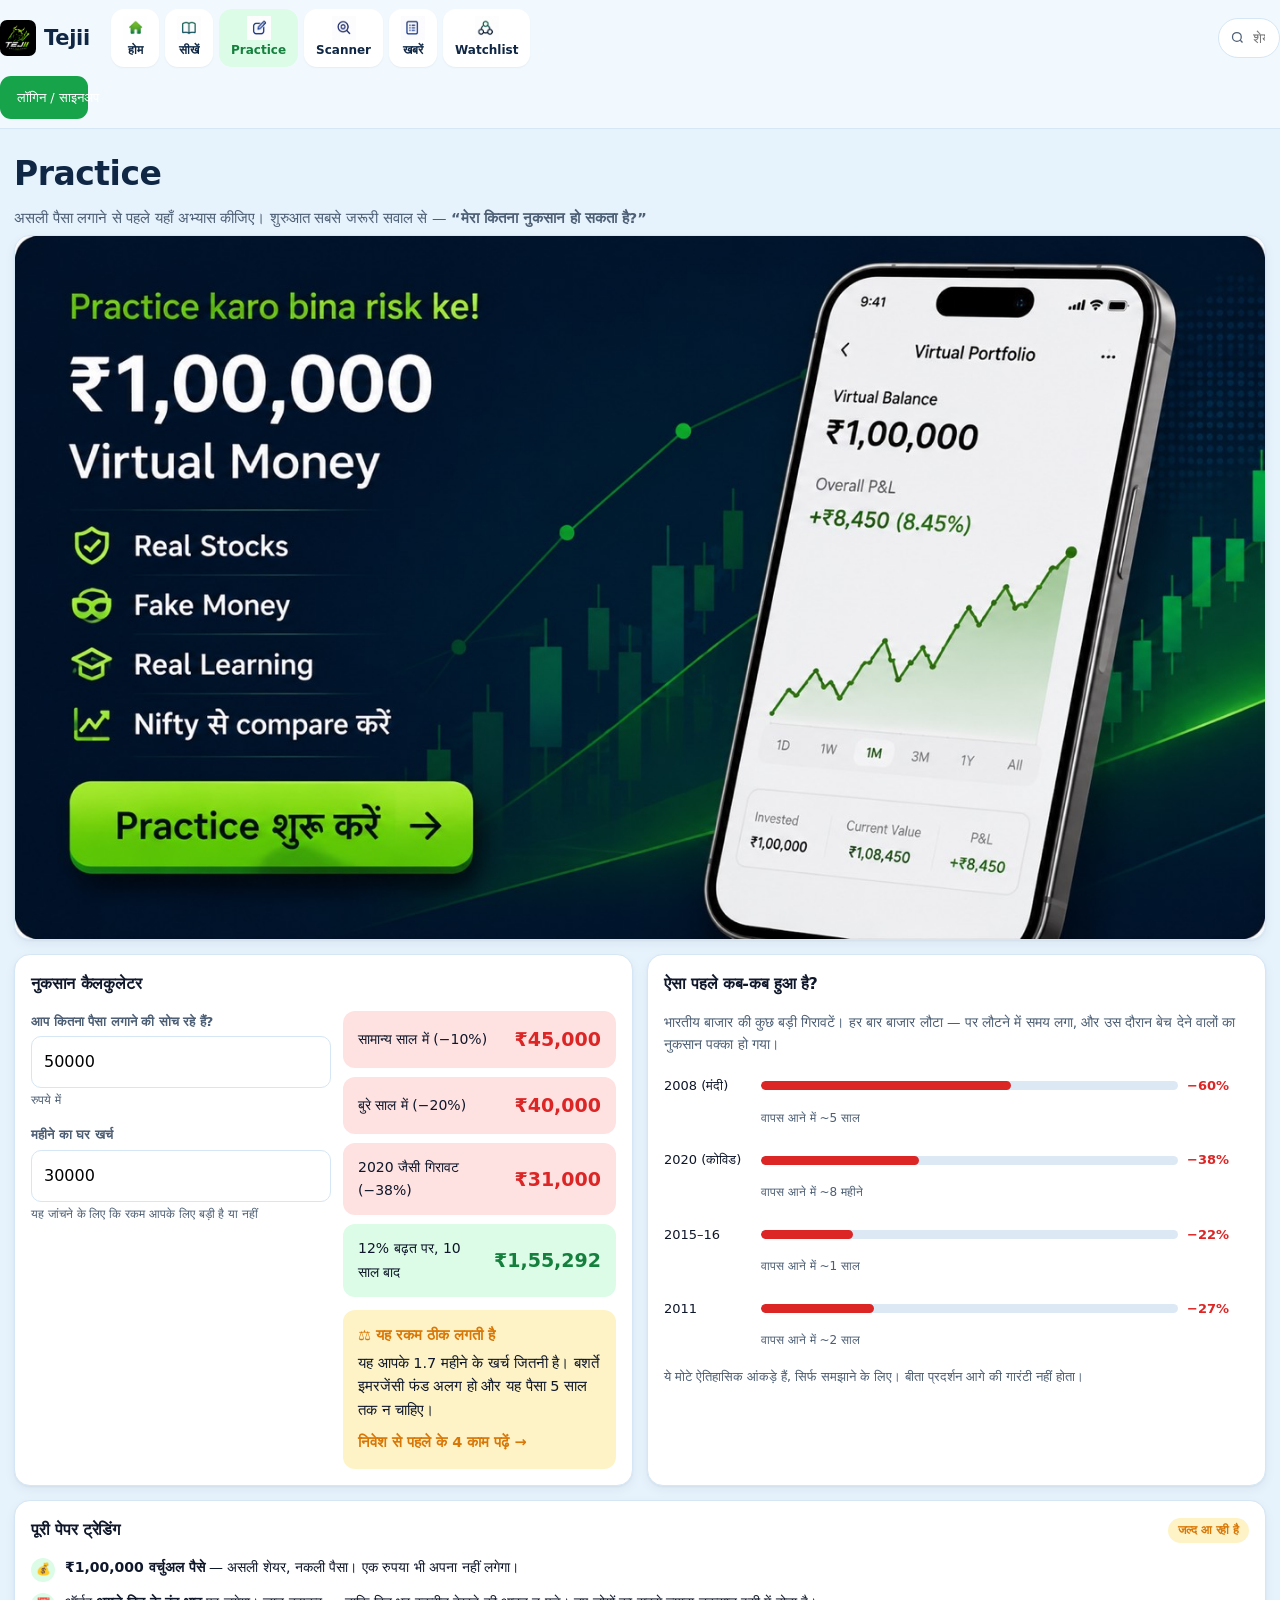
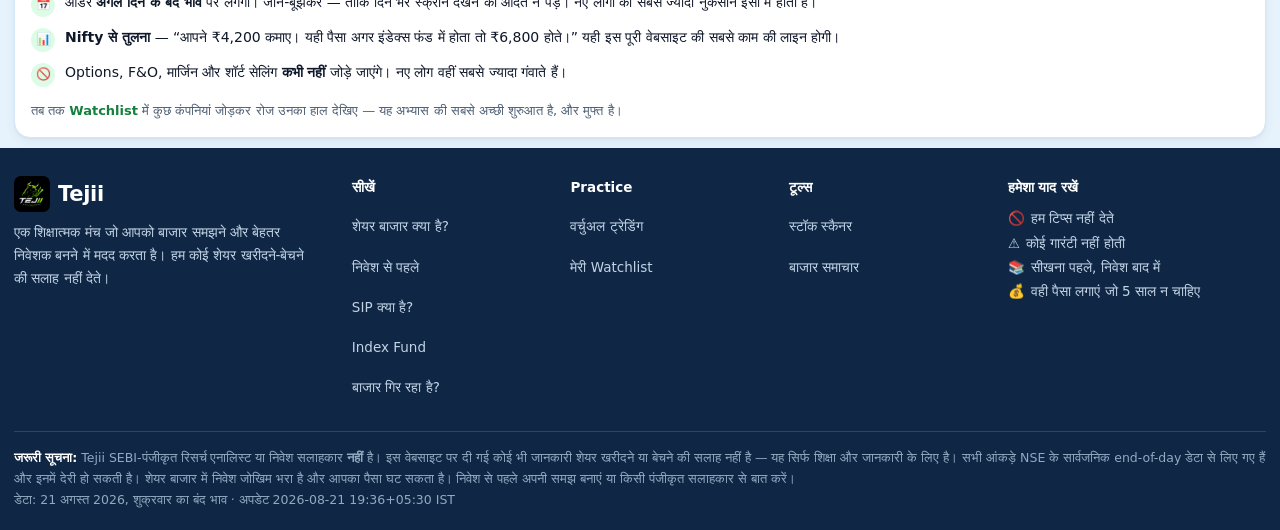
<file: practice.html>
<!doctype html>
<html lang="hi">
<meta charset="utf-8">
<meta name="viewport" content="width=device-width,initial-scale=1">
<title>Practice — बिना जोखिम के सीखिए | Tejii</title>
<meta name="description" content="नुकसान कैलकुलेटर से देखिए कि आपका पैसा कितना घट सकता है, और जल्द आ रही ₹1,00,000 वर्चुअल पैसों वाली पेपर ट्रेडिंग।">
<link rel="icon" href="img/logo.png">
<link rel="stylesheet" href="style.css">
<style>
  .banner{display:block;border-radius:var(--r);overflow:hidden;box-shadow:var(--shadow);
    border:1px solid var(--line);margin-bottom:14px}
  .banner img{width:100%;display:block}
  .calc{display:grid;gap:12px}
  @media(min-width:820px){ .calc{grid-template-columns:300px 1fr;align-items:start} }
  .fld{margin-bottom:13px}
  .fld label{display:block;font-size:13px;font-weight:700;color:var(--mut);margin-bottom:4px}
  .fld input{width:100%;padding:12px;border:1px solid var(--line);border-radius:10px;
    font:inherit;font-size:16px;min-height:46px;background:#fff}
  .fld .hint{font-size:12px;color:var(--mut);margin-top:3px}
  .res{display:grid;gap:9px}
  .rrow{display:flex;justify-content:space-between;align-items:center;gap:10px;
    padding:13px 15px;border-radius:12px;background:var(--bg);font-size:14px}
  .rrow b{font-size:19px;font-weight:800}
  .rrow.bad{background:var(--red-l)} .rrow.bad b{color:var(--red)}
  .rrow.ok{background:var(--green-l)} .rrow.ok b{color:var(--green-d)}
  .verdict{margin-top:13px;padding:14px 15px;border-radius:12px;font-size:14.5px;line-height:1.65;
    background:var(--amber-l)}
  .verdict b{display:block;margin-bottom:4px;color:var(--amber)}
  .soonlist{display:grid;gap:10px;margin-top:4px}
  .soonlist li{display:flex;gap:10px;font-size:14px;line-height:1.55}
  .soonlist .ic{width:24px;height:24px;border-radius:50%;background:var(--green-l);flex-shrink:0;
    display:grid;place-items:center;font-size:12px;margin-top:1px}
  .hist{display:grid;gap:7px;margin-top:4px}
  .hrow{display:grid;grid-template-columns:88px 1fr 62px;gap:9px;align-items:center;font-size:13px}
  .hbar{height:9px;background:#dce9f4;border-radius:99px;overflow:hidden}
  .hbar span{display:block;height:100%;background:var(--red);border-radius:99px}
</style>

<body data-page="practice">
<main class="wrap" id="main">
  <div class="phead">
    <h1>Practice</h1>
    <p>असली पैसा लगाने से पहले यहाँ अभ्यास कीजिए। शुरुआत सबसे जरूरी सवाल से —
       <b>“मेरा कितना नुकसान हो सकता है?”</b></p>
  </div>

  <a class="banner" href="#soon"><img src="img/banner1.jpg"
    alt="₹1,00,000 वर्चुअल पैसों से बिना जोखिम प्रैक्टिस करें"></a>

  <div class="grid g2">
    <div class="card">
      <h2>नुकसान कैलकुलेटर</h2>
      <div class="calc">
        <div>
          <div class="fld">
            <label for="amt">आप कितना पैसा लगाने की सोच रहे हैं?</label>
            <input id="amt" type="number" value="50000" min="0" step="1000" inputmode="numeric">
            <div class="hint">रुपये में</div>
          </div>
          <div class="fld">
            <label for="mon">महीने का घर खर्च</label>
            <input id="mon" type="number" value="30000" min="0" step="1000" inputmode="numeric">
            <div class="hint">यह जांचने के लिए कि रकम आपके लिए बड़ी है या नहीं</div>
          </div>
        </div>
        <div>
          <div class="res" id="res"></div>
          <div class="verdict" id="verdict"></div>
        </div>
      </div>
    </div>

    <div class="card">
      <h2>ऐसा पहले कब-कब हुआ है?</h2>
      <p class="mut" style="font-size:13.5px;margin-bottom:11px">
        भारतीय बाजार की कुछ बड़ी गिरावटें। हर बार बाजार लौटा — पर लौटने में समय लगा,
        और उस दौरान बेच देने वालों का नुकसान पक्का हो गया।</p>
      <div class="hist" id="hist"></div>
      <p class="mut" style="font-size:12.5px;margin-top:11px">
        ये मोटे ऐतिहासिक आंकड़े हैं, सिर्फ समझाने के लिए। बीता प्रदर्शन आगे की गारंटी नहीं होता।</p>
    </div>
  </div>

  <div class="card" id="soon">
    <h2>पूरी पेपर ट्रेडिंग <span class="tag a">जल्द आ रही है</span></h2>
    <ul class="soonlist">
      <li><span class="ic">💰</span><span><b>₹1,00,000 वर्चुअल पैसे</b> — असली शेयर, नकली पैसा।
        एक रुपया भी अपना नहीं लगेगा।</span></li>
      <li><span class="ic">📅</span><span>ऑर्डर <b>अगले दिन के बंद भाव</b> पर लगेगा। जान-बूझकर —
        ताकि दिन भर स्क्रीन देखने की आदत न पड़े। नए लोगों का सबसे ज्यादा नुकसान इसी में होता है।</span></li>
      <li><span class="ic">📊</span><span><b>Nifty से तुलना</b> — “आपने ₹4,200 कमाए। यही पैसा अगर
        इंडेक्स फंड में होता तो ₹6,800 होते।” यही इस पूरी वेबसाइट की सबसे काम की लाइन होगी।</span></li>
      <li><span class="ic">🚫</span><span>Options, F&amp;O, मार्जिन और शॉर्ट सेलिंग <b>कभी नहीं</b>
        जोड़े जाएंगे। नए लोग वहीं सबसे ज्यादा गंवाते हैं।</span></li>
    </ul>
    <p class="mut" style="font-size:13px;margin-top:13px">
      तब तक <a href="watchlist.html" style="color:var(--green-d);font-weight:700">Watchlist</a> में
      कुछ कंपनियां जोड़कर रोज उनका हाल देखिए — यह अभ्यास की सबसे अच्छी शुरुआत है, और मुफ्त है।</p>
  </div>
</main>

<script src="app.js"></script>
<script>
/* Historical Indian market drawdowns — rough, for illustration only. */
const CRASHES = [
  {when: '2008 (मंदी)',      fall: 60, back: '~5 साल'},
  {when: '2020 (कोविड)',     fall: 38, back: '~8 महीने'},
  {when: '2015–16',          fall: 22, back: '~1 साल'},
  {when: '2011',             fall: 27, back: '~2 साल'},
];

$('#hist').innerHTML = CRASHES.map(c => `
  <div class="hrow"><span>${c.when}</span>
    <div class="hbar"><span style="width:${c.fall}%"></span></div>
    <b class="dn">−${c.fall}%</b></div>
  <div class="mut" style="font-size:12px;margin:-4px 0 5px 97px">वापस आने में ${c.back}</div>`).join('');

const calc = () => {
  const amt = Math.max(0, +$('#amt').value || 0);
  const mon = Math.max(0, +$('#mon').value || 0);
  const rows = [
    ['सामान्य साल में (−10%)', amt * 0.9, 'bad'],
    ['बुरे साल में (−20%)',    amt * 0.8, 'bad'],
    ['2020 जैसी गिरावट (−38%)', amt * 0.62, 'bad'],
    ['12% बढ़त पर, 10 साल बाद', amt * Math.pow(1.12, 10), 'ok'],
  ];
  $('#res').innerHTML = rows.map(([k, v, cls]) =>
    `<div class="rrow ${cls}"><span>${k}</span><b>₹${inr(Math.round(v))}</b></div>`).join('');

  const months = mon > 0 ? amt / mon : 0;
  let msg;
  if (amt === 0) msg = ['रकम भरिए', 'ऊपर कोई रकम लिखिए, नीचे नतीजा दिख जाएगा।'];
  else if (months > 6) msg = ['यह रकम आपके लिए बड़ी है',
    `₹${inr(amt)} आपके ${months.toFixed(1)} महीने के खर्च के बराबर है। अगर यह आधा भी घट जाए तो घबराहट होगी, और घबराहट में बेचना ही सबसे बड़ा नुकसान करता है। छोटी रकम से शुरू कीजिए।`];
  else if (months > 3) msg = ['थोड़ा सोच लीजिए',
    `यह आपके ${months.toFixed(1)} महीने के खर्च जितना है। पहले 6 महीने का खर्च अलग रखा है? अगर नहीं, तो पहले वो कीजिए।`];
  else msg = ['यह रकम ठीक लगती है',
    `यह आपके ${months.toFixed(1)} महीने के खर्च जितनी है। बशर्ते इमरजेंसी फंड अलग हो और यह पैसा 5 साल तक न चाहिए।`];
  $('#verdict').innerHTML = `<b>⚖ ${msg[0]}</b>${esc(msg[1])}
    <div style="margin-top:8px"><a href="seekhein.html#paise-lagane-se-pehle"
      style="color:var(--amber);font-weight:800">निवेश से पहले के 4 काम पढ़ें →</a></div>`;
};

['amt', 'mon'].forEach(id => $('#' + id).oninput = calc);
calc();

homeData().then(stamp).catch(() => {});
</script>
</html>
</file>
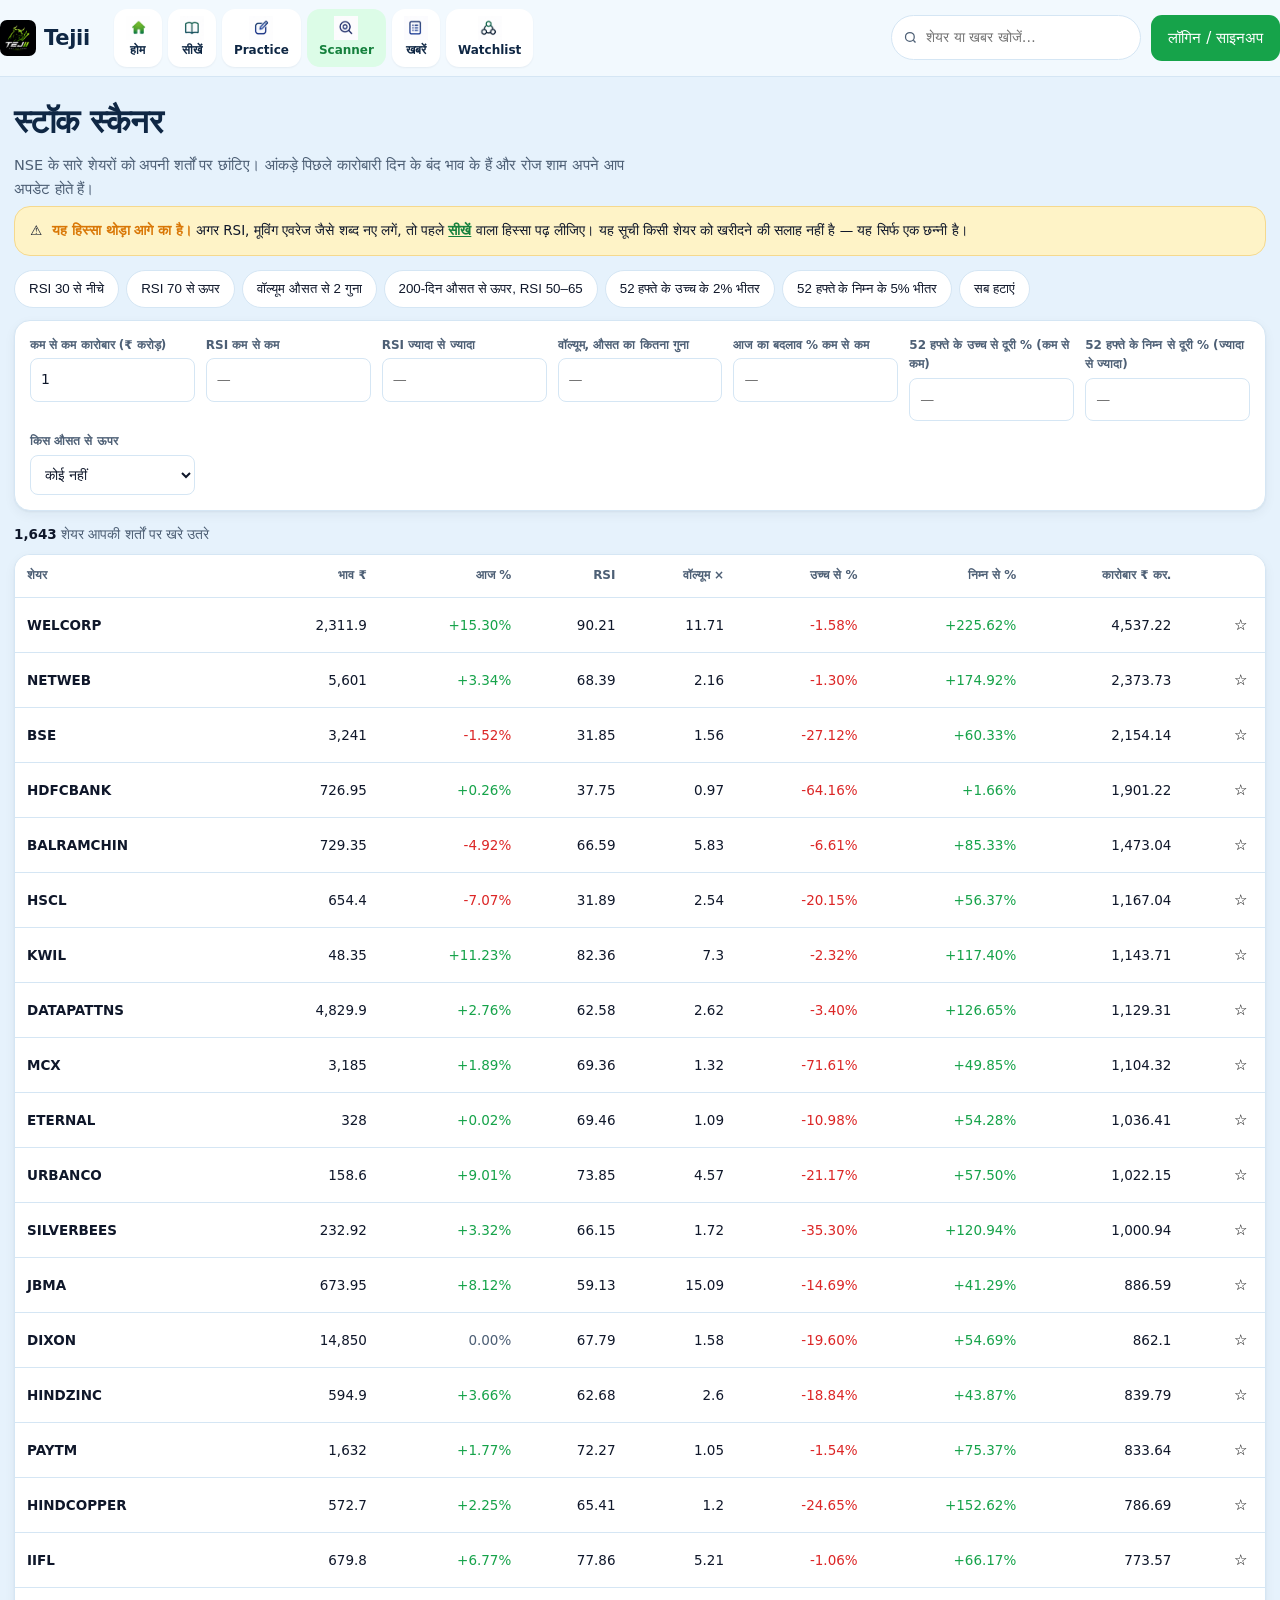
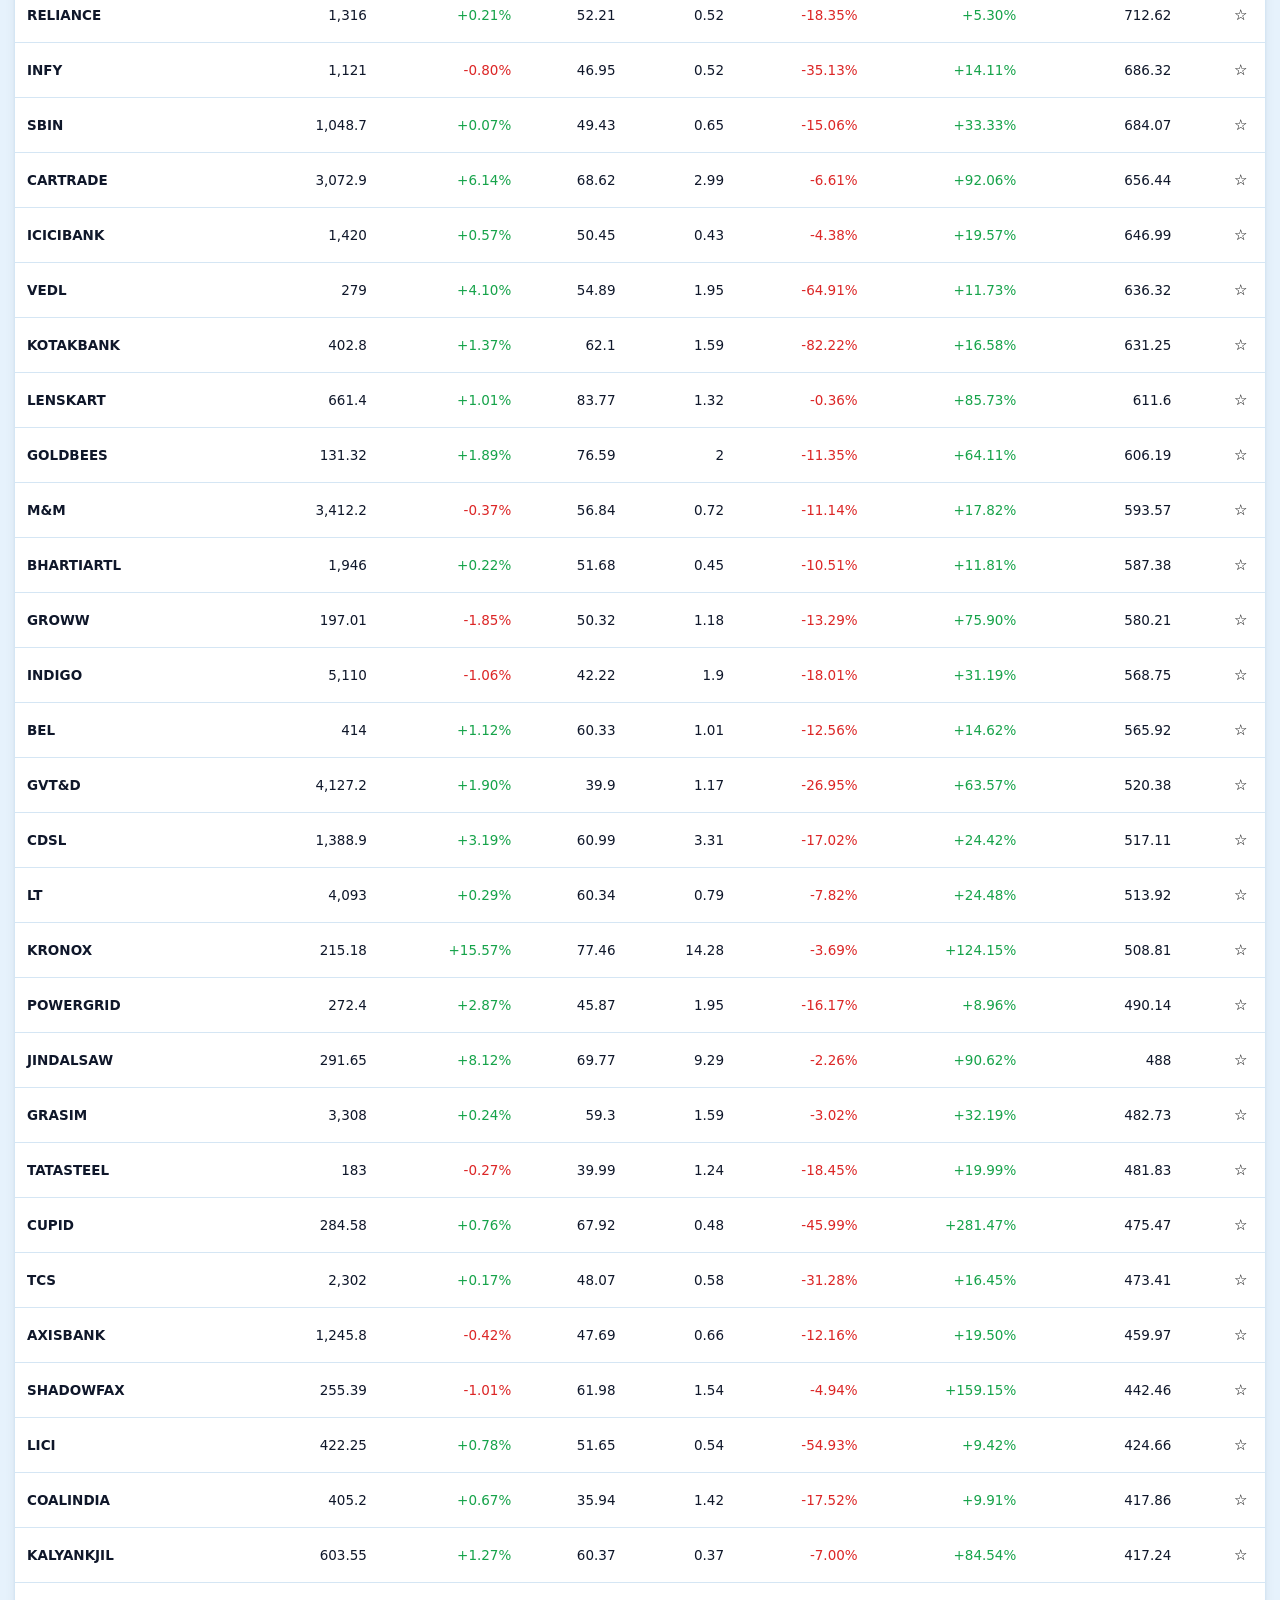
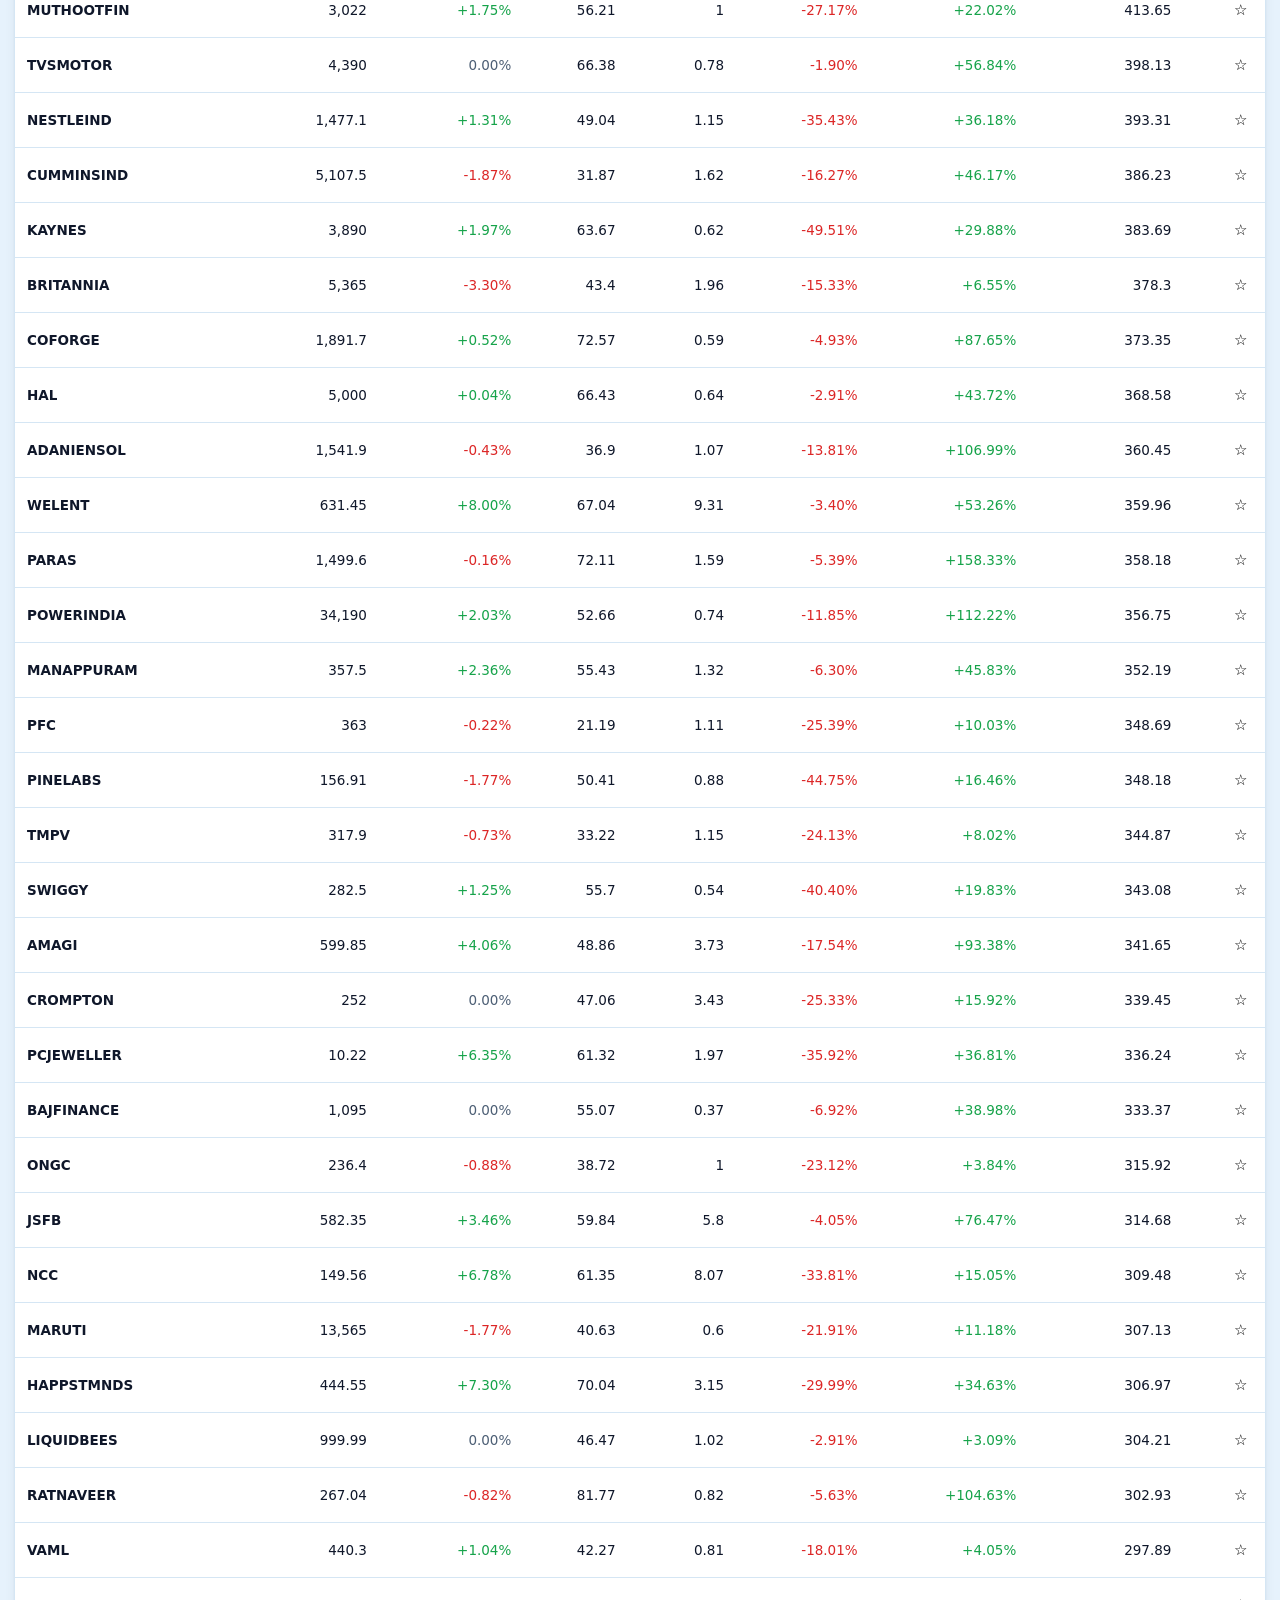
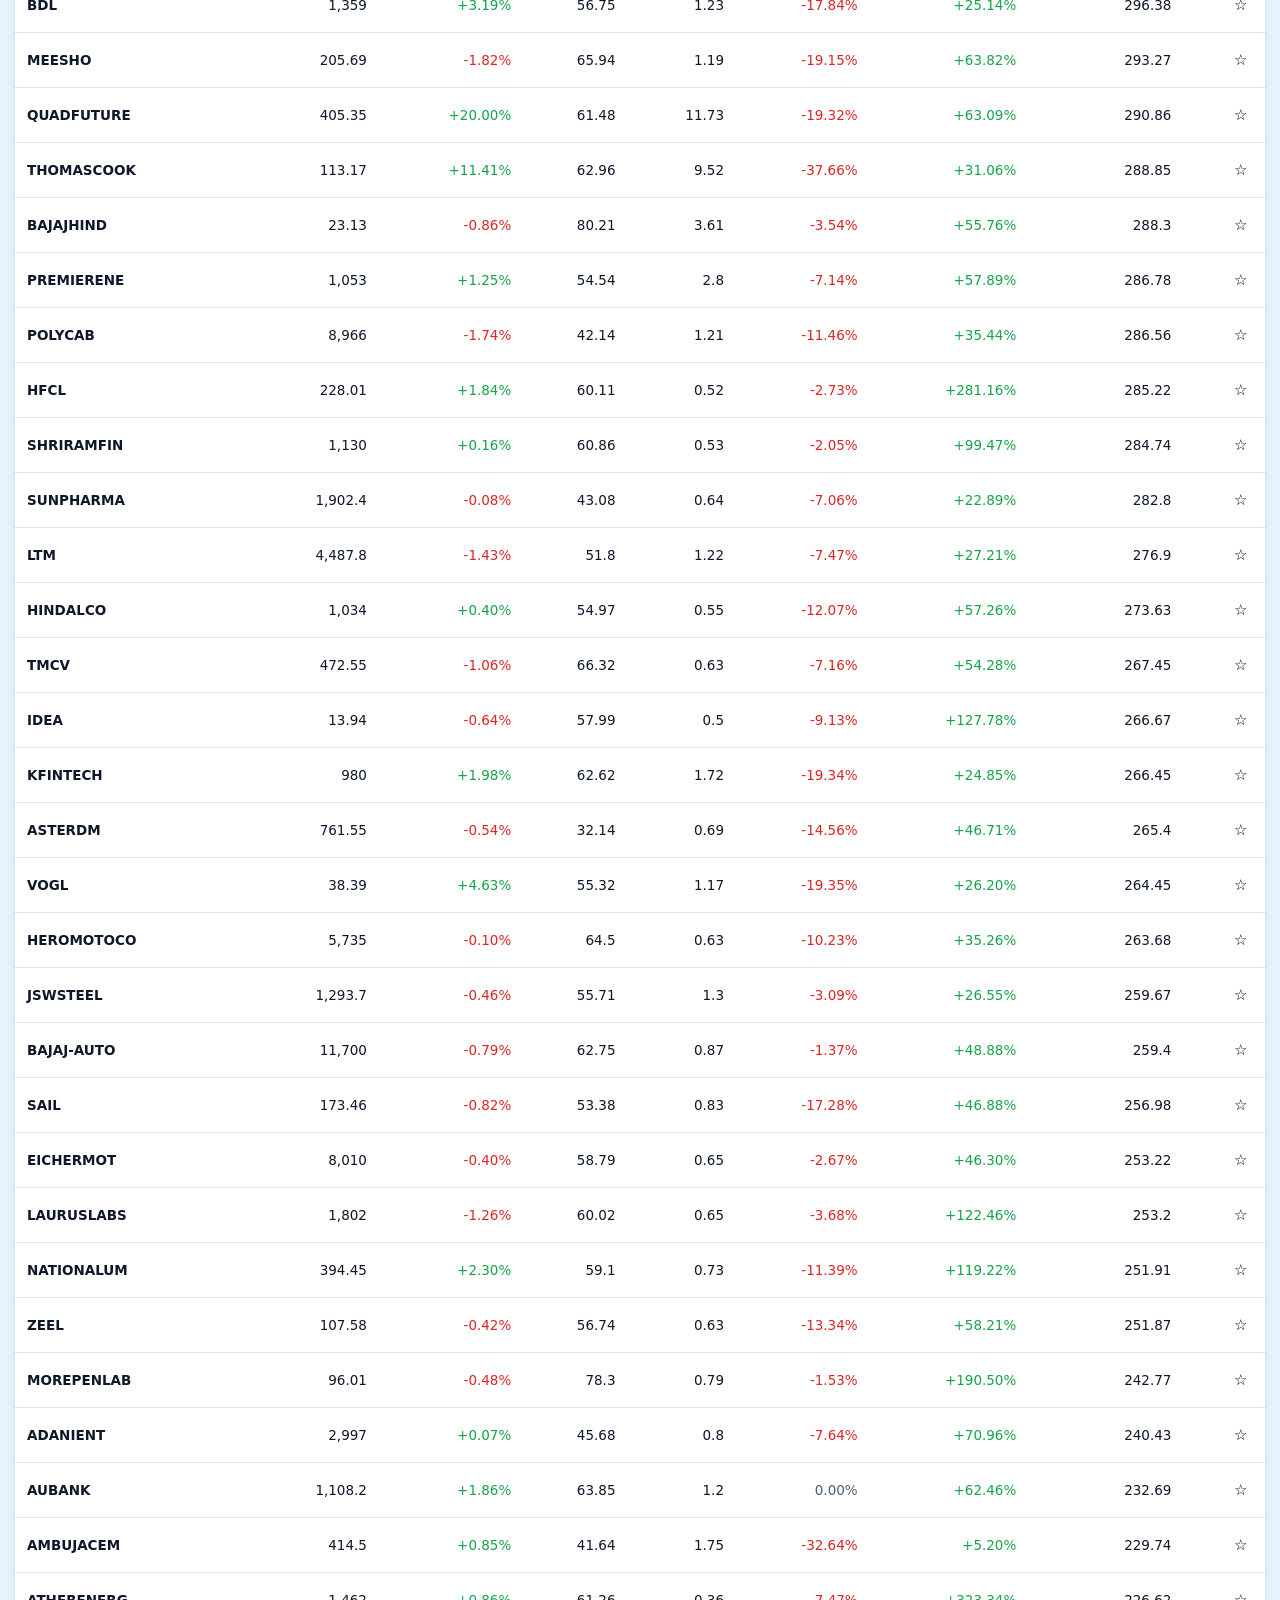
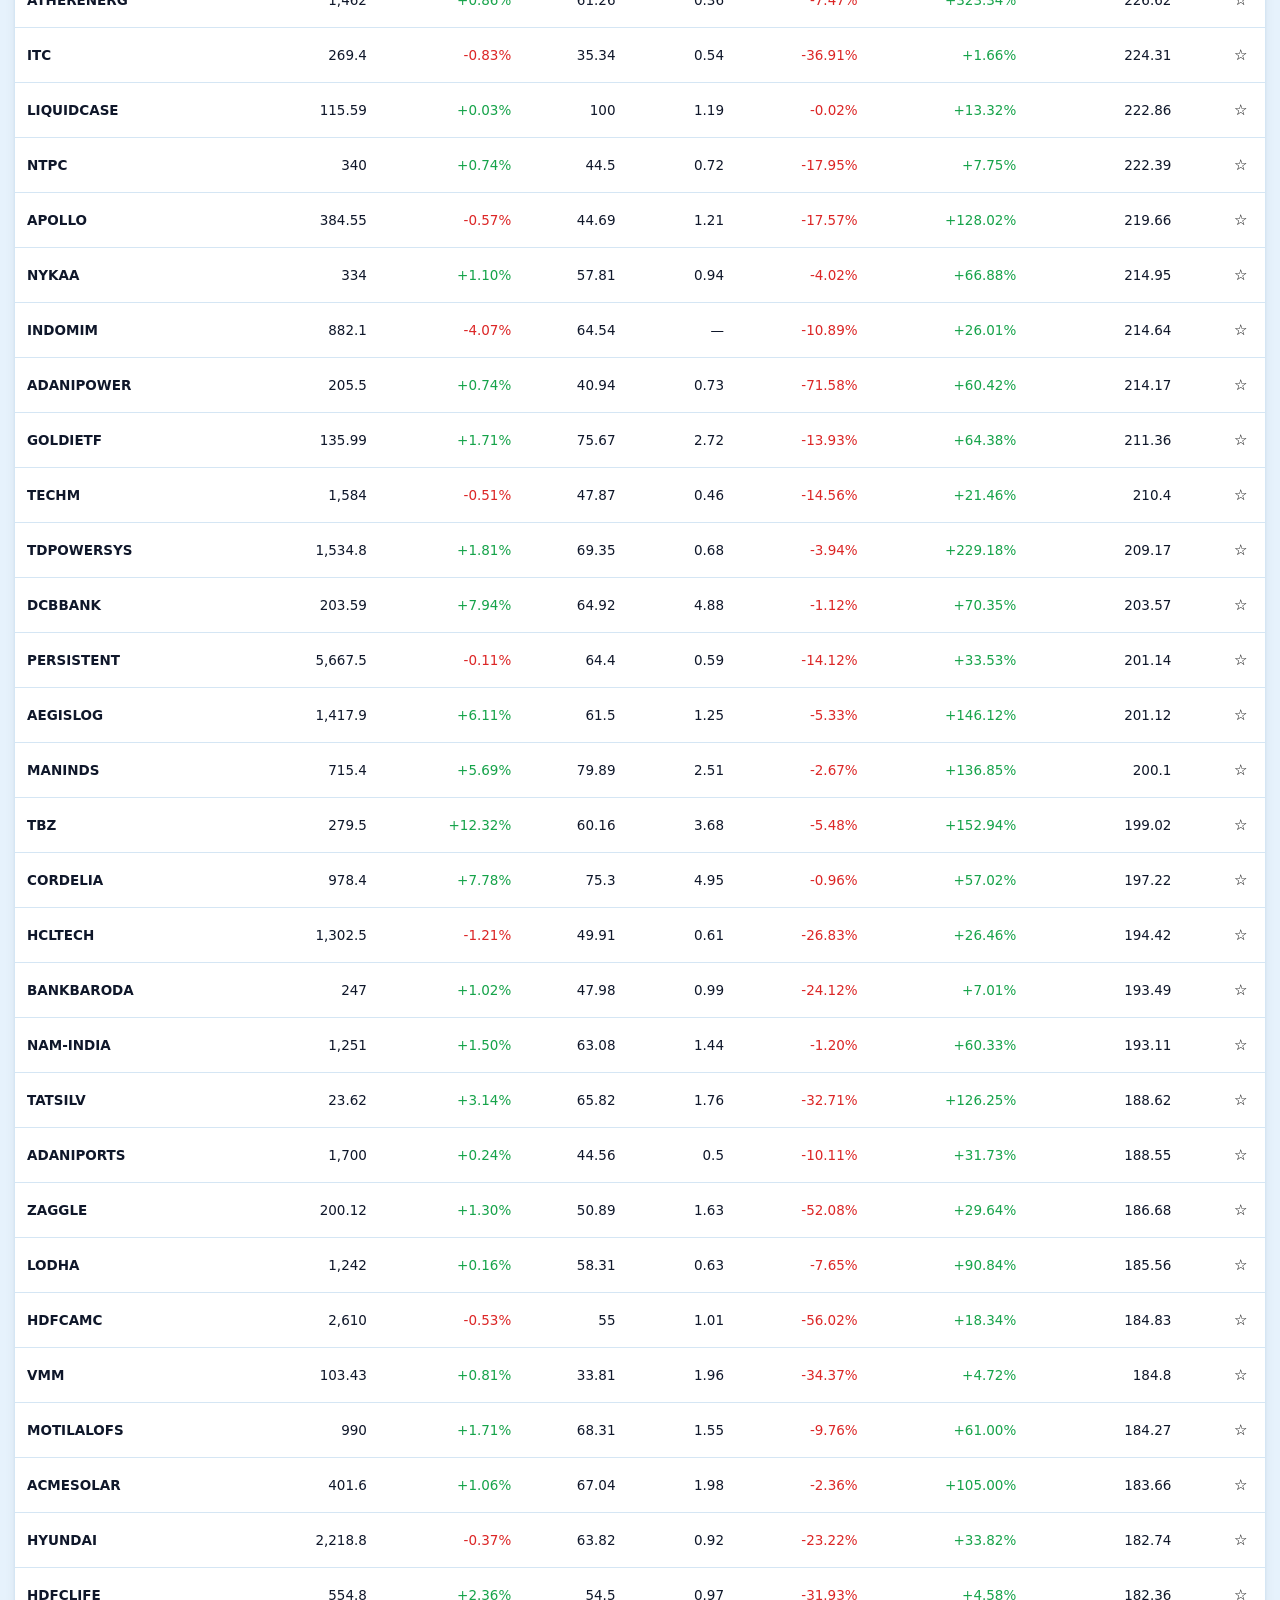
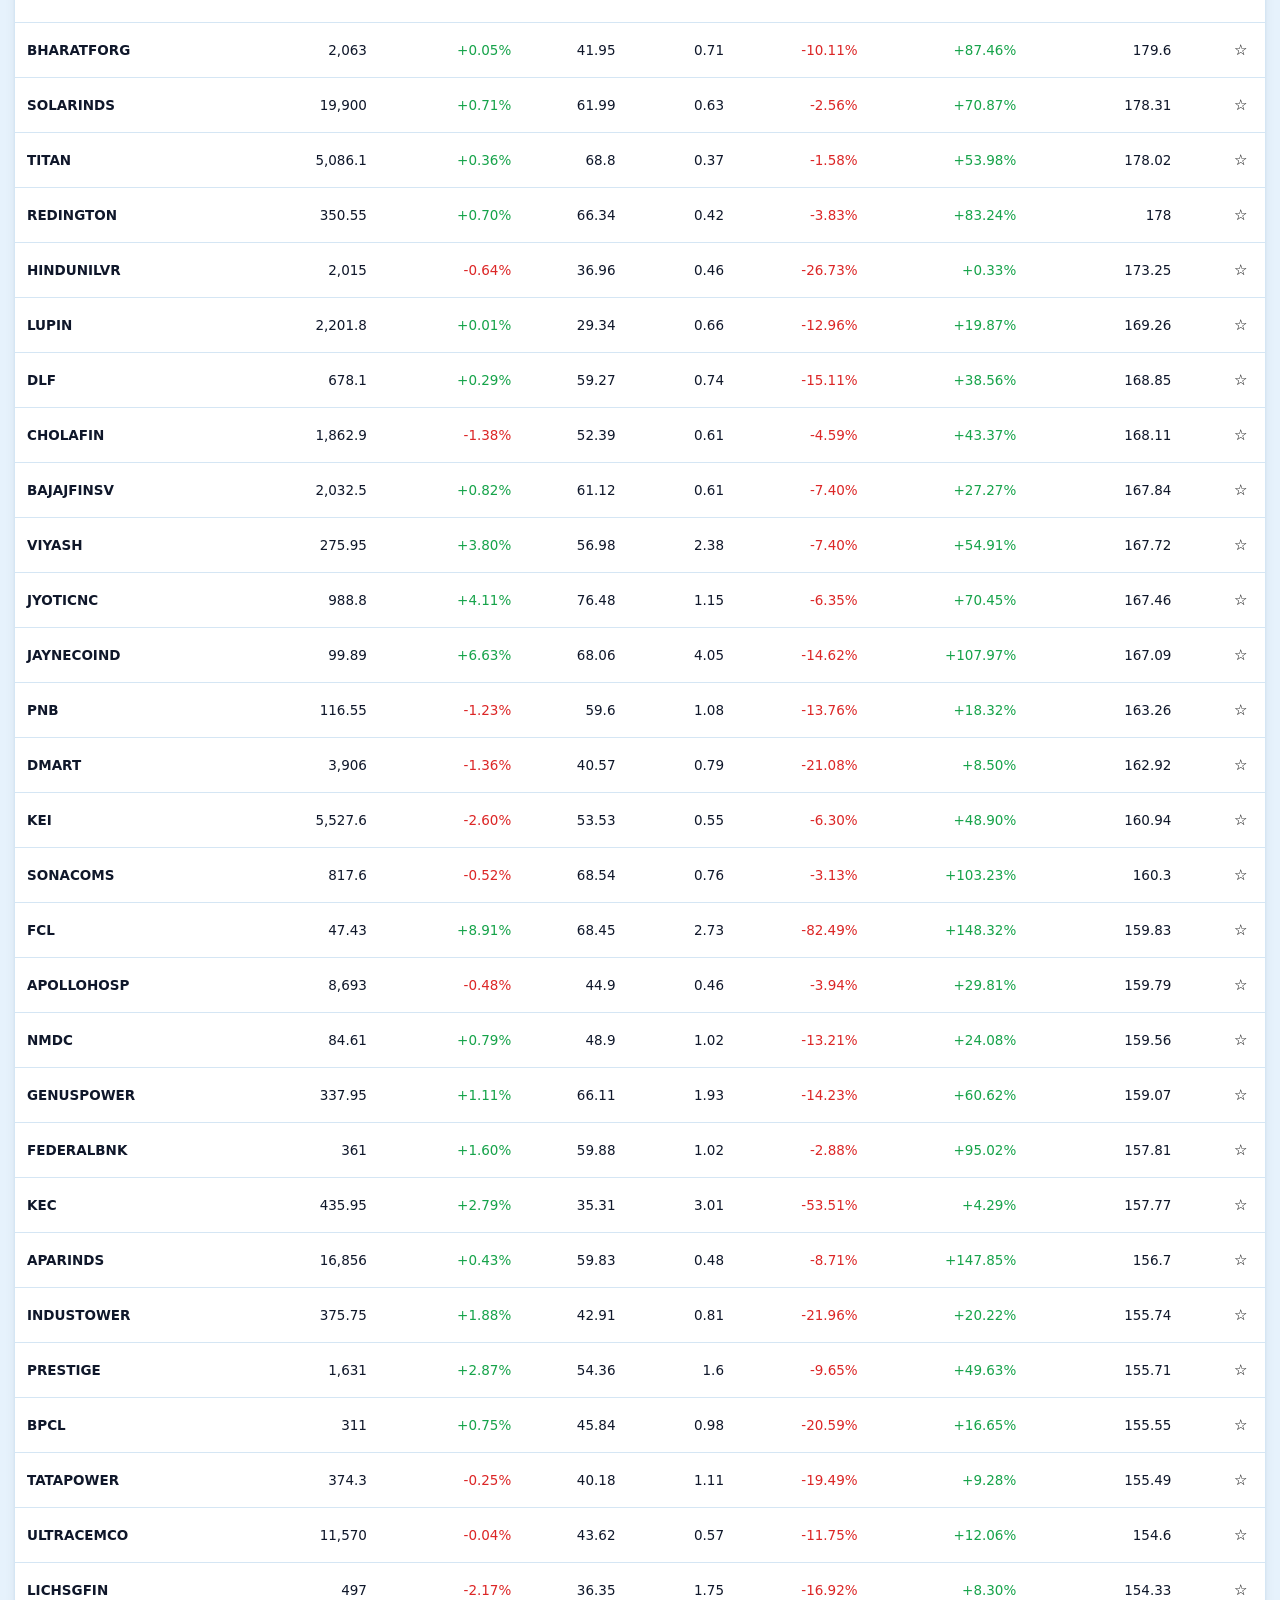
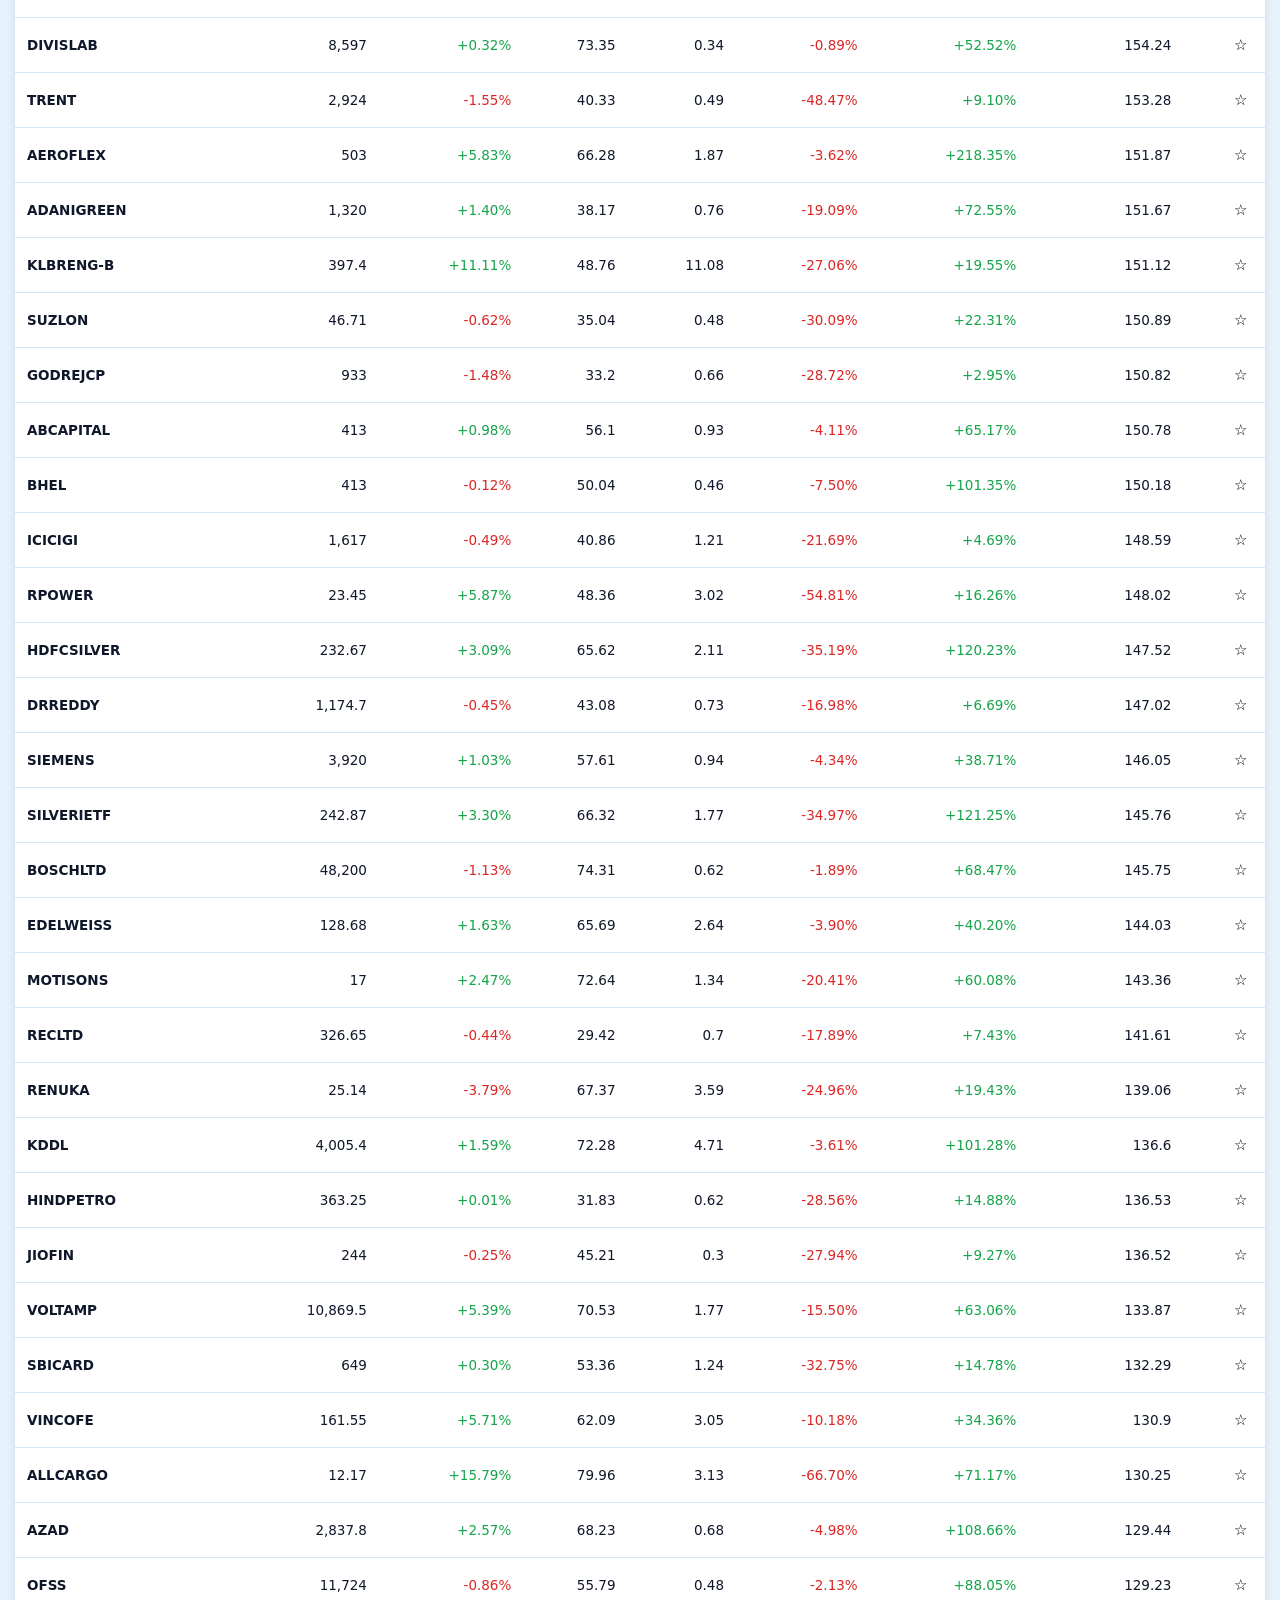
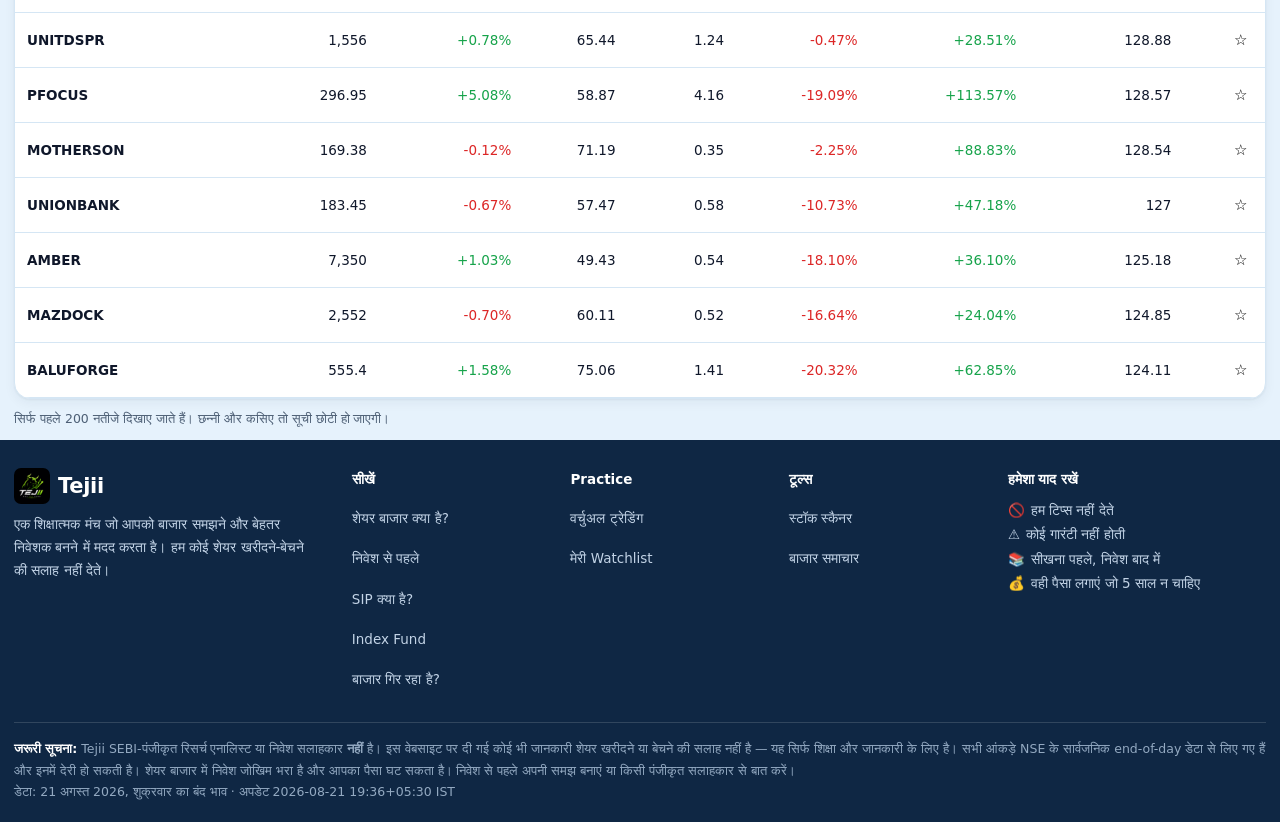
<file: scanner.html>
<!doctype html>
<html lang="hi">
<meta charset="utf-8">
<meta name="viewport" content="width=device-width,initial-scale=1">
<title>स्टॉक स्कैनर — अपनी शर्तों पर शेयर छांटिए | Tejii</title>
<meta name="description" content="NSE के सभी शेयरों को RSI, वॉल्यूम, मूविंग एवरेज और 52 हफ्ते की रेंज पर छांटिए। रोज अपडेट होता है।">
<link rel="icon" href="img/logo.png">
<link rel="stylesheet" href="style.css">
<style>
  .warnbox{background:var(--amber-l);border:1px solid #f5d98e;border-radius:var(--r);
    padding:13px 15px;font-size:13.5px;line-height:1.6;margin-bottom:14px;display:flex;gap:10px}
  .warnbox b{color:var(--amber)}
  .presets{display:flex;flex-wrap:wrap;gap:7px;margin-bottom:12px}
  .presets button{background:#fff;color:var(--fg);border:1px solid var(--line);border-radius:99px;
    padding:9px 14px;cursor:pointer;font:700 13px/1 inherit;min-height:38px}
  .presets button:hover{border-color:var(--green);color:var(--green-d)}
  .filters{display:grid;grid-template-columns:repeat(auto-fill,minmax(160px,1fr));gap:11px;
    background:#fff;border:1px solid var(--line);border-radius:var(--r);padding:15px;
    box-shadow:var(--shadow);margin-bottom:12px}
  label{display:block;font-size:12px;color:var(--mut);margin-bottom:3px;font-weight:700}
  input,select{width:100%;padding:9px 10px;border:1px solid var(--line);border-radius:8px;
    background:#fff;color:var(--fg);font:inherit;font-size:14px;min-height:40px}
  .count{font-size:13.5px;color:var(--mut);margin-bottom:9px}
  .count b{color:var(--fg)}
  .wrapt{overflow-x:auto;background:#fff;border:1px solid var(--line);border-radius:var(--r);
    box-shadow:var(--shadow)}
  table{border-collapse:collapse;width:100%;min-width:820px;font-variant-numeric:tabular-nums}
  th,td{padding:11px 12px;border-bottom:1px solid var(--line);text-align:right;white-space:nowrap;font-size:13.5px}
  th:first-child,td:first-child{text-align:left}
  th{cursor:pointer;user-select:none;font-size:12px;color:var(--mut);font-weight:700;
    position:sticky;top:0;background:#fff}
  th:hover{color:var(--fg)}
  tbody tr:hover{background:var(--bg)}
  .star{border:0;background:none;cursor:pointer;font-size:15px;padding:2px 6px;min-height:32px}
</style>

<body data-page="scanner">
<main class="wrap" id="main">
  <div class="phead">
    <h1>स्टॉक स्कैनर</h1>
    <p>NSE के सारे शेयरों को अपनी शर्तों पर छांटिए। आंकड़े पिछले कारोबारी दिन के बंद भाव के हैं
       और रोज शाम अपने आप अपडेट होते हैं।</p>
  </div>

  <div class="warnbox">
    <span>⚠️</span>
    <span><b>यह हिस्सा थोड़ा आगे का है।</b> अगर RSI, मूविंग एवरेज जैसे शब्द नए लगें, तो पहले
      <a href="seekhein.html" style="color:var(--green-d);font-weight:700;text-decoration:underline">सीखें</a>
      वाला हिस्सा पढ़ लीजिए। यह सूची किसी शेयर को खरीदने की सलाह नहीं है — यह सिर्फ एक छन्नी है।</span>
  </div>

  <div class="presets">
    <button data-f='{"rsiMax":30}'>RSI 30 से नीचे</button>
    <button data-f='{"rsiMin":70}'>RSI 70 से ऊपर</button>
    <button data-f='{"volX":2}'>वॉल्यूम औसत से 2 गुना</button>
    <button data-f='{"over":"sma200","rsiMin":50,"rsiMax":65}'>200-दिन औसत से ऊपर, RSI 50–65</button>
    <button data-f='{"fromHiMin":-2}'>52 हफ्ते के उच्च के 2% भीतर</button>
    <button data-f='{"fromLoMax":5}'>52 हफ्ते के निम्न के 5% भीतर</button>
    <button data-f='{}'>सब हटाएं</button>
  </div>

  <div class="filters">
    <div><label for="minVal">कम से कम कारोबार (₹ करोड़)</label><input id="minVal" type="number" step="0.5" value="1"></div>
    <div><label for="rsiMin">RSI कम से कम</label><input id="rsiMin" type="number" placeholder="—"></div>
    <div><label for="rsiMax">RSI ज्यादा से ज्यादा</label><input id="rsiMax" type="number" placeholder="—"></div>
    <div><label for="volX">वॉल्यूम, औसत का कितना गुना</label><input id="volX" type="number" step="0.5" placeholder="—"></div>
    <div><label for="chgMin">आज का बदलाव % कम से कम</label><input id="chgMin" type="number" step="0.5" placeholder="—"></div>
    <div><label for="fromHiMin">52 हफ्ते के उच्च से दूरी % (कम से कम)</label><input id="fromHiMin" type="number" placeholder="—"></div>
    <div><label for="fromLoMax">52 हफ्ते के निम्न से दूरी % (ज्यादा से ज्यादा)</label><input id="fromLoMax" type="number" placeholder="—"></div>
    <div><label for="over">किस औसत से ऊपर</label><select id="over">
      <option value="">कोई नहीं</option><option value="sma20">20 दिन</option>
      <option value="sma50">50 दिन</option><option value="sma200">200 दिन</option></select></div>
  </div>

  <p class="count" id="count">लोड हो रहा है…</p>
  <div class="wrapt"><table>
    <thead><tr>
      <th data-k="sym">शेयर</th><th data-k="close">भाव ₹</th><th data-k="chg">आज %</th>
      <th data-k="rsi14">RSI</th><th data-k="vol_x">वॉल्यूम ×</th>
      <th data-k="from_hi">उच्च से %</th><th data-k="from_lo">निम्न से %</th>
      <th data-k="val_cr">कारोबार ₹ कर.</th><th></th>
    </tr></thead>
    <tbody id="rows"></tbody>
  </table></div>
  <p class="mut" style="font-size:12.5px;margin:10px 0">
    सिर्फ पहले 200 नतीजे दिखाए जाते हैं। छन्नी और कसिए तो सूची छोटी हो जाएगी।</p>
</main>

<script src="app.js"></script>
<script>
let ALL = [], sortK = 'val_cr', sortAsc = false;
const F = ['minVal','rsiMin','rsiMax','volX','chgMin','fromHiMin','fromLoMax','over'];

fetch('data/scan.json?v=' + Date.now()).then(r => r.json()).then(d => {
  ALL = d.stocks || [];
  const pre = decodeURIComponent(location.hash.slice(1)).trim().toUpperCase();
  if (pre) { $('#minVal').value = ''; ALL = ALL.filter(s => s.sym.includes(pre)); }
  draw();
}).catch(e => { $('#count').textContent = 'डेटा लोड नहीं हो सका।'; console.error(e); });

F.forEach(id => $('#' + id).oninput = draw);
$$('.presets button').forEach(b => b.onclick = () => {
  const f = JSON.parse(b.dataset.f);
  F.forEach(id => { if (id !== 'minVal') $('#' + id).value = ''; });
  Object.entries(f).forEach(([k, v]) => $('#' + k).value = v);
  draw();
});
$$('th[data-k]').forEach(th => th.onclick = () => {
  const k = th.dataset.k;
  sortAsc = k === sortK ? !sortAsc : false;
  sortK = k; draw();
});

function draw() {
  const g = id => { const v = parseFloat($('#' + id).value); return isNaN(v) ? null : v; };
  const over = $('#over').value;
  const f = Object.fromEntries(F.filter(x => x !== 'over').map(id => [id, g(id)]));

  const rows = ALL.filter(s =>
    (f.minVal    == null || (s.val_cr ?? 0) >= f.minVal) &&
    (f.rsiMin    == null || (s.rsi14 != null && s.rsi14 >= f.rsiMin)) &&
    (f.rsiMax    == null || (s.rsi14 != null && s.rsi14 <= f.rsiMax)) &&
    (f.volX      == null || (s.vol_x != null && s.vol_x >= f.volX)) &&
    (f.chgMin    == null || (s.chg   != null && s.chg   >= f.chgMin)) &&
    (f.fromHiMin == null || (s.from_hi != null && s.from_hi >= f.fromHiMin)) &&
    (f.fromLoMax == null || (s.from_lo != null && s.from_lo <= f.fromLoMax)) &&
    (!over || s['over_' + over] === true));

  rows.sort((a, b) => {
    const x = a[sortK], y = b[sortK];
    if (typeof x === 'string') return sortAsc ? x.localeCompare(y) : y.localeCompare(x);
    return sortAsc ? (x ?? -1e9) - (y ?? -1e9) : (y ?? -1e9) - (x ?? -1e9);
  });

  $('#count').innerHTML = `<b>${inr(rows.length)}</b> शेयर आपकी शर्तों पर खरे उतरे`;
  const num = v => `<td>${v == null ? '—' : inr(v)}</td>`;
  $('#rows').innerHTML = rows.slice(0, 200).map(s => `<tr>
    <td><b>${esc(s.sym)}</b></td>
    ${num(s.close)}
    <td class="${sign(s.chg)}">${s.chg == null ? '—' : pc(s.chg)}</td>
    ${num(s.rsi14)}${num(s.vol_x)}
    <td class="${sign(s.from_hi)}">${s.from_hi == null ? '—' : pc(s.from_hi)}</td>
    <td class="${sign(s.from_lo)}">${s.from_lo == null ? '—' : pc(s.from_lo)}</td>
    ${num(s.val_cr)}
    <td><button class="star" data-s="${esc(s.sym)}" title="Watchlist में जोड़ें/हटाएं"
      aria-label="${esc(s.sym)} को Watchlist में जोड़ें">${WL.has(s.sym) ? '★' : '☆'}</button></td>
  </tr>`).join('');
  $$('.star').forEach(b => b.onclick = () => { b.textContent = WL.toggle(b.dataset.s) ? '★' : '☆'; });
}

homeData().then(stamp).catch(() => {});
</script>
</html>
</file>
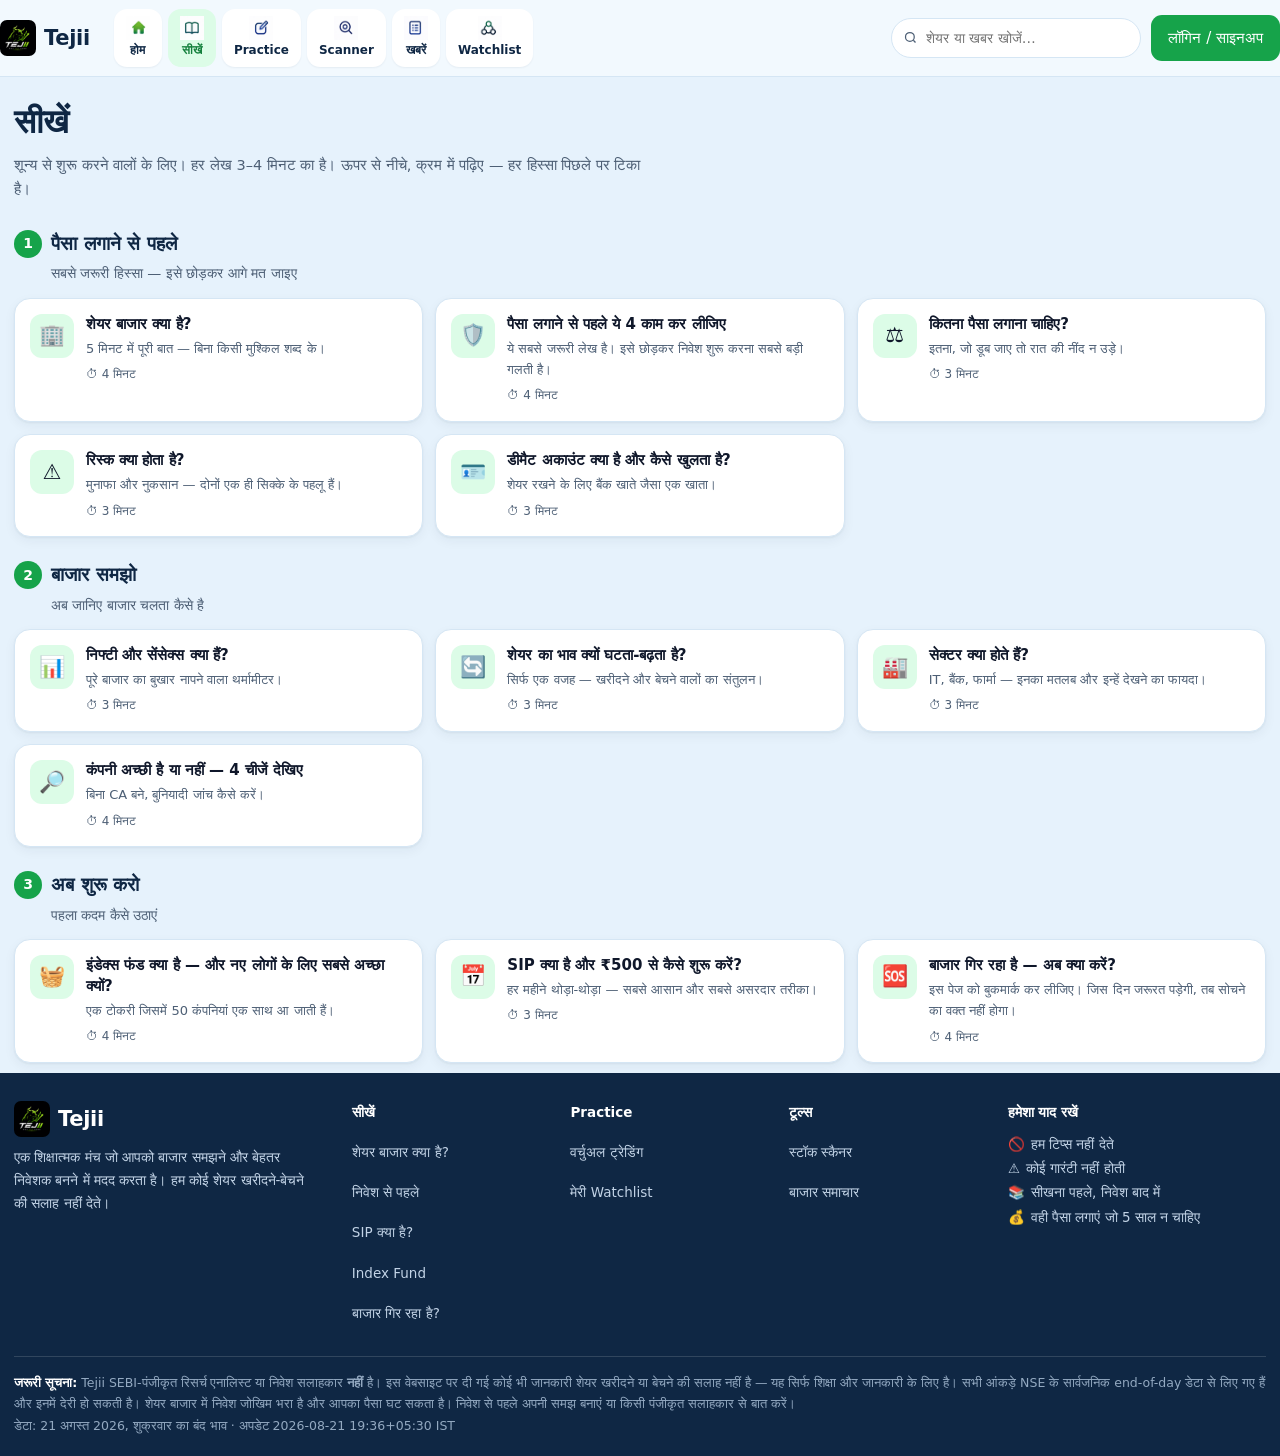
<file: seekhein.html>
<!doctype html>
<html lang="hi">
<meta charset="utf-8">
<meta name="viewport" content="width=device-width,initial-scale=1">
<title>सीखें — शेयर बाजार आसान भाषा में | Tejii</title>
<meta name="description" content="शून्य से शुरू करने वालों के लिए 12 छोटे लेख — निवेश से पहले क्या करें, बाजार कैसे चलता है, और पहला कदम कैसे उठाएं।">
<link rel="icon" href="img/logo.png">
<link rel="stylesheet" href="style.css">
<style>
  .lvl{margin:22px 0 12px}
  .lvl h2{font-size:19px;font-weight:800;color:var(--navy);display:flex;align-items:center;gap:9px}
  .lvl h2 span{width:28px;height:28px;border-radius:50%;background:var(--green);color:#fff;
    display:grid;place-items:center;font-size:14px;flex-shrink:0}
  .lvl p{color:var(--mut);font-size:14px;margin:3px 0 0 37px}

  .alist{display:grid;gap:12px}
  @media(min-width:640px){ .alist{grid-template-columns:repeat(2,1fr)} }
  @media(min-width:1100px){ .alist{grid-template-columns:repeat(3,1fr)} }
  .acard{background:#fff;border:1px solid var(--line);border-radius:var(--r);padding:15px;
    box-shadow:var(--shadow);display:flex;gap:12px;align-items:flex-start;min-height:96px}
  .acard:hover{border-color:var(--green);transform:translateY(-1px)}
  .acard .em{width:44px;height:44px;border-radius:12px;background:var(--green-l);display:grid;
    place-items:center;font-size:21px;flex-shrink:0}
  .acard b{font-size:15px;font-weight:800;display:block;line-height:1.4}
  .acard p{font-size:13px;color:var(--mut);margin-top:3px}
  .acard .meta{font-size:12px;color:var(--mut);margin-top:6px;display:flex;gap:9px;align-items:center}
  .acard.done .em{background:#e8f2fb}
  .acard.done b:after{content:" ✓";color:var(--green)}

  /* reader */
  .reader{max-width:760px;margin:0 auto}
  .reader .back{display:inline-flex;align-items:center;gap:6px;font-weight:700;color:var(--green);
    font-size:14px;padding:10px 0;min-height:40px}
  .art{background:#fff;border:1px solid var(--line);border-radius:var(--r);padding:22px 20px;
    box-shadow:var(--shadow)}
  .art .em{font-size:38px;line-height:1}
  .art h1{font-size:clamp(23px,4vw,31px);font-weight:800;color:var(--navy);margin:9px 0 5px;letter-spacing:-.4px}
  .art .lead{color:var(--mut);font-size:15px;margin-bottom:5px}
  .art .meta{font-size:12.5px;color:var(--mut);padding-bottom:15px;border-bottom:1px solid var(--line)}
  .art h3{font-size:17.5px;font-weight:800;color:var(--navy);margin:22px 0 8px}
  .art p{font-size:16px;line-height:1.85;margin-bottom:11px;color:#1e293b}
  .art .end{margin-top:24px;padding-top:16px;border-top:1px solid var(--line);
    display:flex;gap:9px;flex-wrap:wrap;align-items:center}
  .prog{position:fixed;top:0;left:0;height:3px;background:var(--green);z-index:70;width:0}
</style>

<body data-page="seekhein">
<div class="prog" id="prog"></div>

<main class="wrap" id="main">
  <div id="hub">
    <div class="phead">
      <h1>सीखें</h1>
      <p>शून्य से शुरू करने वालों के लिए। हर लेख 3–4 मिनट का है। ऊपर से नीचे, क्रम में पढ़िए —
         हर हिस्सा पिछले पर टिका है।</p>
    </div>
    <div id="levels"></div>
  </div>

  <article class="reader" id="reader" hidden>
    <a class="back" href="#">← सभी लेख</a>
    <div class="art" id="art"></div>
  </article>
</main>

<script src="app.js"></script>
<script>
let DB = null;

fetch('articles.json?v=' + Date.now()).then(r => r.json()).then(d => { DB = d; route(); })
  .catch(e => { $('#levels').innerHTML = '<p class="mut">लेख लोड नहीं हो सके।</p>'; console.error(e); });

addEventListener('hashchange', route);
addEventListener('scroll', () => {
  const h = document.body.scrollHeight - innerHeight;
  $('#prog').style.width = h > 0 ? (scrollY / h * 100) + '%' : '0';
});

function route() {
  if (!DB) return;
  const slug = location.hash.slice(1);
  const a = DB.articles.find(x => x.slug === slug);
  $('#hub').hidden = !!a;
  $('#reader').hidden = !a;
  a ? drawArticle(a) : drawHub();
  scrollTo(0, 0);
}

function drawHub() {
  const read = seen();
  $('#levels').innerHTML = DB.levels.map(L => `
    <div class="lvl"><h2><span>${L.n}</span>${esc(L.title)}</h2><p>${esc(L.sub)}</p></div>
    <div class="alist">
      ${DB.articles.filter(a => a.level === L.n).map(a => `
        <a class="acard${read.includes(a.slug) ? ' done' : ''}" href="#${a.slug}">
          <span class="em">${a.icon}</span>
          <span><b>${esc(a.title)}</b><p>${esc(a.summary)}</p>
          <span class="meta">⏱ ${a.mins} मिनट${read.includes(a.slug) ? ' · पढ़ लिया' : ''}</span></span>
        </a>`).join('')}
    </div>`).join('');
  document.title = 'सीखें — शेयर बाजार आसान भाषा में | Tejii';
}

function drawArticle(a) {
  const idx = DB.articles.indexOf(a), next = DB.articles[idx + 1];
  $('#art').innerHTML = `
    <div class="em">${a.icon}</div>
    <h1>${esc(a.title)}</h1>
    <p class="lead">${esc(a.summary)}</p>
    <div class="meta">स्तर ${a.level} · ⏱ ${a.mins} मिनट पढ़ने में</div>
    ${a.sections.map(s => `<h3>${esc(s.h)}</h3>${s.p.map(p => `<p>${esc(p)}</p>`).join('')}`).join('')}
    <div class="end">
      ${next ? `<a class="btn" href="#${next.slug}">अगला: ${esc(next.title)} →</a>` : ''}
      <a class="btn ghost" href="#">सभी लेख</a>
    </div>`;
  document.title = a.title + ' | Tejii';
  mark(a.slug);
}

/* which articles this device has opened — no login needed */
function seen() { try { return JSON.parse(localStorage.tejii_read || '[]'); } catch { return []; } }
function mark(slug) { try { localStorage.tejii_read = JSON.stringify([...new Set([...seen(), slug])]); } catch {} }

homeData().then(stamp).catch(() => {});
</script>
</html>
</file>
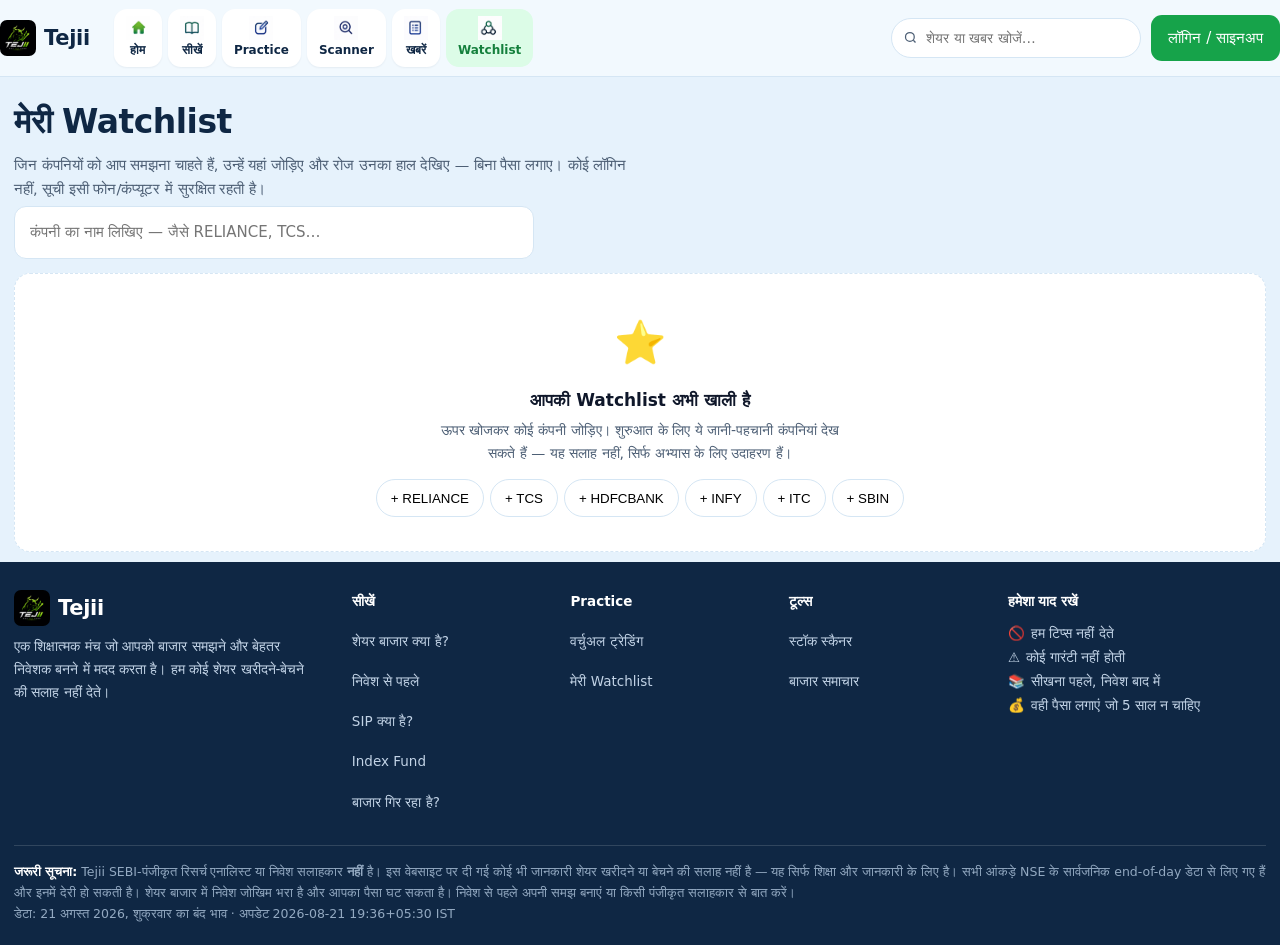
<file: watchlist.html>
<!doctype html>
<html lang="hi">
<meta charset="utf-8">
<meta name="viewport" content="width=device-width,initial-scale=1">
<title>मेरी Watchlist — पसंदीदा शेयर | Tejii</title>
<meta name="description" content="जिन शेयरों को समझना चाहते हैं उन्हें यहां जोड़िए और रोज उनका हाल देखिए। कोई लॉगिन नहीं।">
<link rel="icon" href="img/logo.png">
<link rel="stylesheet" href="style.css">
<style>
  .searchbox{position:relative;max-width:520px;margin-bottom:14px}
  .searchbox input{width:100%;padding:13px 15px;border:1px solid var(--line);border-radius:12px;
    font:inherit;font-size:15px;background:#fff;min-height:48px}
  .sug{position:absolute;left:0;right:0;top:100%;margin-top:5px;background:#fff;
    border:1px solid var(--line);border-radius:12px;box-shadow:var(--shadow);z-index:20;
    max-height:320px;overflow:auto}
  .sug button{display:flex;justify-content:space-between;align-items:center;gap:10px;width:100%;
    padding:12px 14px;border:0;border-bottom:1px solid var(--line);background:#fff;cursor:pointer;
    font:inherit;font-size:14px;text-align:left;min-height:46px}
  .sug button:hover{background:var(--bg)}
  .sug button:last-child{border-bottom:0}

  .wl{display:grid;gap:11px}
  @media(min-width:700px){ .wl{grid-template-columns:repeat(2,1fr)} }
  @media(min-width:1150px){ .wl{grid-template-columns:repeat(3,1fr)} }
  .w{background:#fff;border:1px solid var(--line);border-radius:var(--r);padding:15px;box-shadow:var(--shadow)}
  .w .top{display:flex;justify-content:space-between;align-items:flex-start;gap:9px}
  .w b{font-size:16px;font-weight:800}
  .w .price{font-size:21px;font-weight:800;margin-top:3px}
  .w .rm{border:0;background:#f1f5f9;border-radius:9px;width:36px;height:36px;cursor:pointer;
    font-size:15px;color:var(--mut);flex-shrink:0}
  .w .rm:hover{background:var(--red-l);color:var(--red)}
  .w .rows{margin-top:11px;padding-top:10px;border-top:1px solid var(--line);display:grid;gap:5px}
  .w .r{display:flex;justify-content:space-between;font-size:13px}
  .w .r span:first-child{color:var(--mut)}
  .empty{background:#fff;border:1px dashed var(--line);border-radius:var(--r);padding:34px 20px;
    text-align:center}
  .empty .em{font-size:42px}
  .empty h3{font-size:17px;font-weight:800;margin:9px 0 5px}
  .empty p{color:var(--mut);font-size:14px;max-width:420px;margin:0 auto 14px}
  .quick{display:flex;gap:6px;flex-wrap:wrap;justify-content:center}
  .quick button{border:1px solid var(--line);background:#fff;border-radius:99px;padding:9px 14px;
    font:700 13px/1 inherit;cursor:pointer;min-height:38px}
  .quick button:hover{border-color:var(--green);color:var(--green-d)}
</style>

<body data-page="watchlist">
<main class="wrap" id="main">
  <div class="phead">
    <h1>मेरी Watchlist</h1>
    <p>जिन कंपनियों को आप समझना चाहते हैं, उन्हें यहां जोड़िए और रोज उनका हाल देखिए —
       बिना पैसा लगाए। कोई लॉगिन नहीं, सूची इसी फोन/कंप्यूटर में सुरक्षित रहती है।</p>
  </div>

  <div class="searchbox">
    <input id="find" placeholder="कंपनी का नाम लिखिए — जैसे RELIANCE, TCS…" autocomplete="off"
      aria-label="शेयर खोजें">
    <div class="sug" id="sug" hidden></div>
  </div>

  <div id="out"><p class="mut">लोड हो रहा है…</p></div>
</main>

<script src="app.js"></script>
<script>
let STOCKS = [], MAP = {};
const STARTER = ['RELIANCE', 'TCS', 'HDFCBANK', 'INFY', 'ITC', 'SBIN'];

fetch('data/scan.json?v=' + Date.now()).then(r => r.json()).then(d => {
  STOCKS = d.stocks || [];
  STOCKS.forEach(s => MAP[s.sym] = s);
  draw();
}).catch(e => { $('#out').innerHTML = '<p class="mut">डेटा लोड नहीं हो सका।</p>'; console.error(e); });

$('#find').oninput = e => {
  const q = e.target.value.trim().toUpperCase();
  const sug = $('#sug');
  if (q.length < 2) { sug.hidden = true; return; }
  const hits = STOCKS.filter(s => s.sym.includes(q)).slice(0, 8);
  sug.hidden = !hits.length;
  sug.innerHTML = hits.map(s =>
    `<button data-s="${esc(s.sym)}"><span><b>${esc(s.sym)}</b></span>
      <span class="num">₹${inr(s.close)} <b class="${sign(s.chg)}">${pc(s.chg)}</b></span></button>`).join('');
  $$('#sug button').forEach(b => b.onclick = () => {
    WL.toggle(b.dataset.s); $('#find').value = ''; sug.hidden = true; draw();
  });
};
addEventListener('click', e => { if (!e.target.closest('.searchbox')) $('#sug').hidden = true; });

function draw() {
  const list = WL.get().filter(s => MAP[s]);
  if (!list.length) {
    $('#out').innerHTML = `<div class="empty"><div class="em">⭐</div>
      <h3>आपकी Watchlist अभी खाली है</h3>
      <p>ऊपर खोजकर कोई कंपनी जोड़िए। शुरुआत के लिए ये जानी-पहचानी कंपनियां देख सकते हैं —
         यह सलाह नहीं, सिर्फ अभ्यास के लिए उदाहरण हैं।</p>
      <div class="quick">${STARTER.filter(s => MAP[s]).map(s =>
        `<button data-s="${s}">+ ${s}</button>`).join('')}</div></div>`;
    $$('.quick button').forEach(b => b.onclick = () => { WL.toggle(b.dataset.s); draw(); });
    return;
  }
  $('#out').innerHTML = `<div class="wl">${list.map(sym => {
    const s = MAP[sym];
    const row = (k, v) => `<div class="r"><span>${k}</span><span class="num">${v}</span></div>`;
    return `<div class="w">
      <div class="top">
        <div><b>${esc(s.sym)}</b>
          <div class="price num">₹${inr(s.close)}
            <span style="font-size:14px" class="${sign(s.chg)}">${arrow(s.chg)} ${pc(s.chg)}</span></div></div>
        <button class="rm" data-s="${esc(s.sym)}" aria-label="${esc(s.sym)} हटाएं">✕</button>
      </div>
      <div class="rows">
        ${row('52 हफ्ते का उच्च', '₹' + inr(s.hi52))}
        ${row('52 हफ्ते का निम्न', '₹' + inr(s.lo52))}
        ${row('उच्च से दूरी', `<b class="${sign(s.from_hi)}">${pc(s.from_hi)}</b>`)}
        ${row('RSI (14 दिन)', s.rsi14 ?? '—')}
        ${row('आज का कारोबार', '₹' + inr(s.val_cr) + ' करोड़')}
      </div></div>`;
  }).join('')}</div>
  <p class="mut" style="font-size:13px;margin-top:12px">
    यह सूची सिर्फ इसी ब्राउज़र में रखी है। ये आंकड़े पिछले कारोबारी दिन के बंद भाव के हैं।</p>`;
  $$('.rm').forEach(b => b.onclick = () => { WL.toggle(b.dataset.s); draw(); });
}

homeData().then(stamp).catch(() => {});
</script>
</html>
</file>
<file: style.css>
/* Tejii — shared styles for every page.
   Minimum body text is 12.5px and minimum tap target 36px on purpose: the
   audience is beginners on phones, often older. Do not shrink these. */
:root{
  --green:#16a34a; --green-d:#15803d; --green-l:#dcfce7; --green-b:#22c55e;
  --navy:#0f2744; --red:#dc2626; --red-l:#fee2e2; --amber:#d97706; --amber-l:#fef3c7;
  --bg:#e6f2fc; --head:#f2f9fe; --card:#fff; --fg:#0f172a; --mut:#4d5f75; --line:#d5e6f4;
  --r:16px; --shadow:0 1px 2px rgba(15,39,68,.05),0 4px 12px rgba(15,39,68,.05);
}
*{box-sizing:border-box;margin:0;padding:0}
body{background:var(--bg);color:var(--fg);padding-bottom:66px;
  font:15px/1.65 system-ui,-apple-system,"Segoe UI",Roboto,"Noto Sans Devanagari",sans-serif;
  -webkit-text-size-adjust:100%}
a{color:inherit;text-decoration:none}
ul{list-style:none}
.wrap{max-width:1600px;margin:0 auto;padding:0 14px}
.up{color:var(--green)} .dn{color:var(--red)} .mut{color:var(--mut)}
.num{font-variant-numeric:tabular-nums}
.more{font-size:13px;font-weight:700;color:var(--green);display:block;text-align:center;
  margin-top:11px;padding:9px 0 3px;border-top:1px solid var(--line)}
.skip{position:absolute;left:-9999px}
.skip:focus{left:14px;top:8px;z-index:99;background:#fff;padding:9px 14px;border-radius:9px}

/* ---------- header ---------- */
header{background:var(--head);border-bottom:1px solid var(--line);position:sticky;top:0;z-index:50}
.hrow{display:flex;align-items:center;gap:10px;padding:9px 0}
.logo{display:flex;align-items:center;gap:8px;flex-shrink:0}
.logo img{height:36px;width:auto;border-radius:7px}
.logo b{font-size:21px;font-weight:800;color:var(--navy);letter-spacing:-.3px}
nav{display:none;gap:6px;margin-left:14px}
nav a{display:flex;flex-direction:column;align-items:center;gap:1px;padding:7px 12px 6px;
  border-radius:13px;font-size:12px;font-weight:700;color:var(--navy);white-space:nowrap;
  background:#fff;box-shadow:0 1px 2px rgba(15,39,68,.06);min-height:52px;justify-content:center}
nav a:hover{box-shadow:0 2px 6px rgba(15,39,68,.12)}
nav a.on{background:var(--green-l);color:var(--green-d);box-shadow:none}

/* nav icon sprite — 6 icons across img/nav.png */
.ni{width:24px;height:24px;background-image:url(img/nav.png);
  background-size:238.3px 95px;background-repeat:no-repeat;background-position:-15px -35px}
.ni.i1{background-position:-52.2px -35px}
.ni.i2{background-position:-88.8px -35px}
.ni.i3{background-position:-125.8px -35px}
.ni.i4{background-position:-162.6px -35px}
.ni.i5{background-position:-199.4px -35px}

.hsearch{flex:1;min-width:0}
.hsearch input{width:100%;padding:10px 14px 10px 34px;border:1px solid var(--line);border-radius:99px;
  background:#fff url("data:image/svg+xml,%3Csvg xmlns='http://www.w3.org/2000/svg' viewBox='0 0 24 24' fill='none' stroke='%234d5f75' stroke-width='2'%3E%3Ccircle cx='11' cy='11' r='7'/%3E%3Cpath d='M20 20l-3.5-3.5'/%3E%3C/svg%3E") no-repeat 11px center/15px;
  font-size:14px;font-family:inherit;min-height:40px}
.btn{background:var(--green);color:#fff;border:0;border-radius:11px;padding:11px 17px;
  font:700 14px/1 inherit;cursor:pointer;white-space:nowrap;display:inline-block;min-height:40px}
.btn:hover{background:var(--green-d)}
.btn.ghost{background:#fff;color:var(--navy);border:1px solid var(--line);font-weight:700}
@media(min-width:1060px){ nav{display:flex} .hsearch{max-width:250px;flex:0 1 250px;margin-left:auto} }

.mnav{position:fixed;bottom:0;left:0;right:0;background:#fff;border-top:1px solid var(--line);
  display:flex;z-index:60;padding-bottom:env(safe-area-inset-bottom);box-shadow:0 -2px 10px rgba(0,0,0,.05)}
.mnav a{flex:1;display:flex;flex-direction:column;align-items:center;justify-content:center;gap:2px;
  padding:8px 2px 9px;font-size:11.5px;font-weight:700;color:var(--mut);min-height:56px}
.mnav a.on{color:var(--green)}
@media(min-width:1060px){ .mnav{display:none} body{padding-bottom:0} }

/* ---------- cards ---------- */
.card{background:var(--card);border:1px solid var(--line);border-radius:var(--r);
  padding:16px;box-shadow:var(--shadow)}
.card h2{font-size:16px;font-weight:800;margin-bottom:13px;display:flex;align-items:center;
  justify-content:space-between;gap:8px;letter-spacing:-.2px}
/* padded so the tap area clears 36px even though the text is small */
.card h2 .lnk{font-size:12.5px;font-weight:700;color:var(--green);
  padding:8px 0 8px 8px;margin:-8px 0;display:inline-block}
.card h2 .sub{font-size:12px;font-weight:700;color:var(--mut)}
.grid{display:grid;gap:14px;margin-bottom:14px}
@media(min-width:720px){ .g2{grid-template-columns:1fr 1fr} .g3{grid-template-columns:repeat(2,1fr)}
  .g4{grid-template-columns:repeat(2,1fr)} }
@media(min-width:1060px){ .g3{grid-template-columns:repeat(3,1fr)} .g4{grid-template-columns:repeat(4,1fr)} }

/* page heading used by inner pages */
.phead{padding:18px 0 4px}
.phead h1{font-size:clamp(23px,3.4vw,33px);font-weight:800;color:var(--navy);letter-spacing:-.5px}
.phead p{color:var(--mut);margin-top:5px;font-size:14.5px;max-width:640px}

.tag{font-size:12px;font-weight:800;padding:3px 10px;border-radius:99px;background:#eef5fb;
  display:inline-flex;align-items:center;gap:4px}
.tag.g{background:var(--green-l);color:var(--green-d)} .tag.r{background:var(--red-l);color:var(--red)}
.tag.a{background:var(--amber-l);color:var(--amber)}

/* ---------- footer ---------- */
footer{background:var(--navy);color:#c2d3e6;margin-top:10px;padding:28px 0 20px;font-size:13.5px}
.fgrid{display:grid;gap:20px;grid-template-columns:1fr 1fr}
footer h4{color:#fff;font-size:13.5px;margin-bottom:9px}
footer li{margin-bottom:2px}
footer li a{display:inline-block;padding:8px 0;min-height:36px}
footer a:hover{color:#fff}
.remember li{display:flex;gap:6px}
.disc{margin-top:22px;padding-top:15px;border-top:1px solid rgba(255,255,255,.14);
  font-size:12.5px;line-height:1.7;color:#93a9c1}
@media(min-width:520px){ .fgrid{grid-template-columns:repeat(3,1fr)} }
@media(min-width:900px){ .fgrid{grid-template-columns:1.6fr 1fr 1fr 1fr 1.3fr} }
</file>
